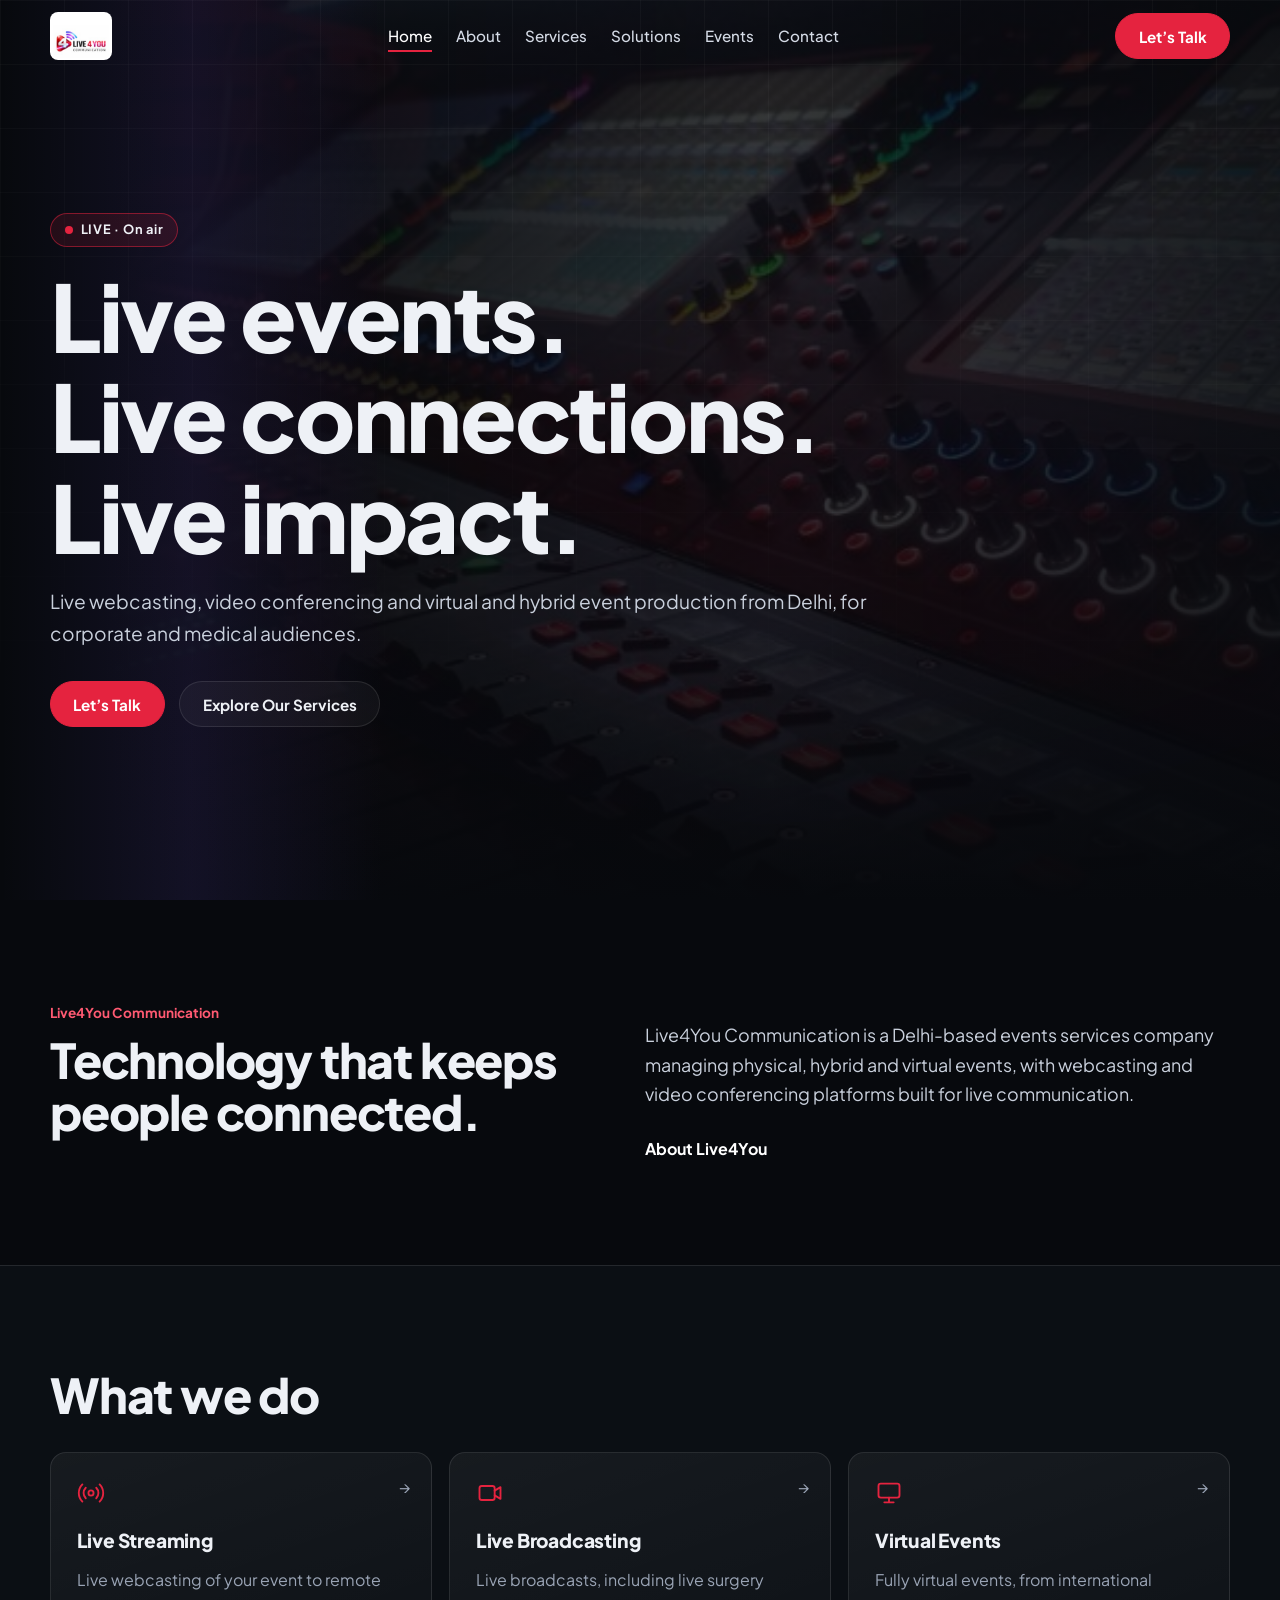
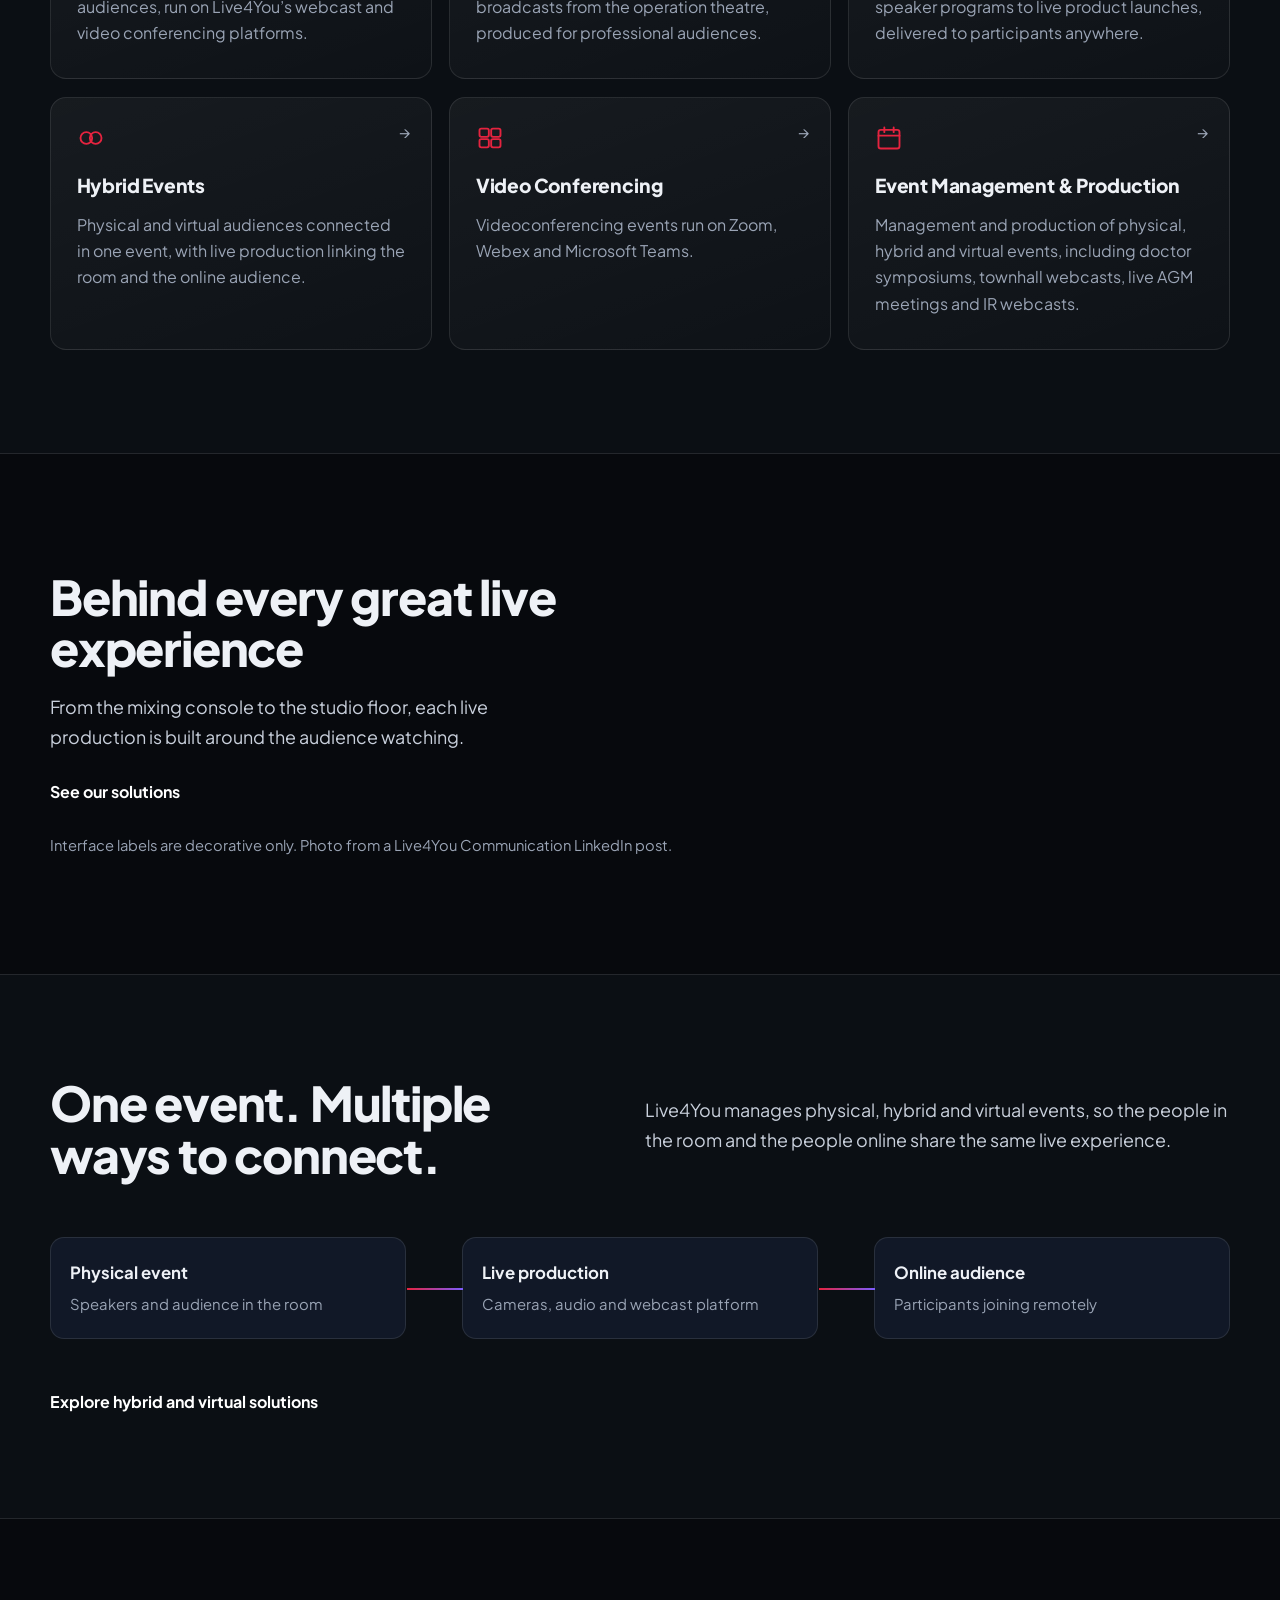
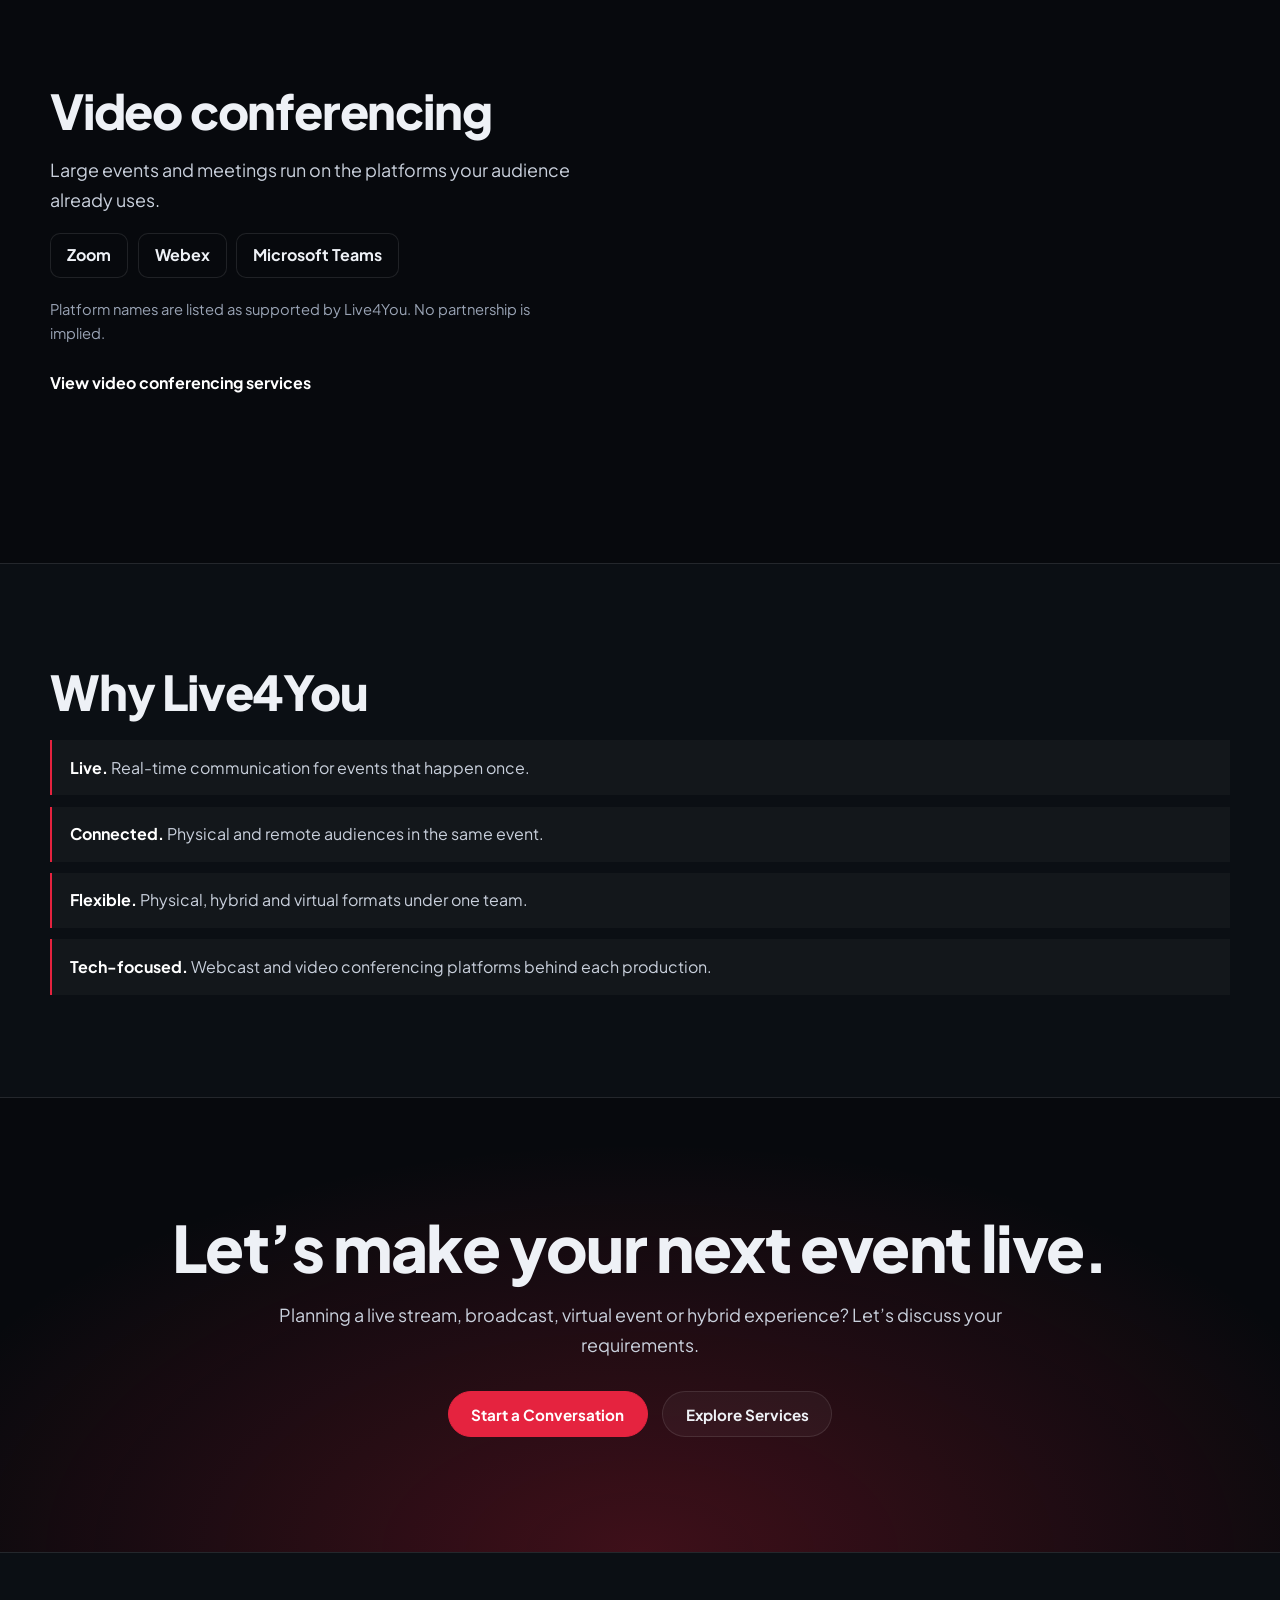
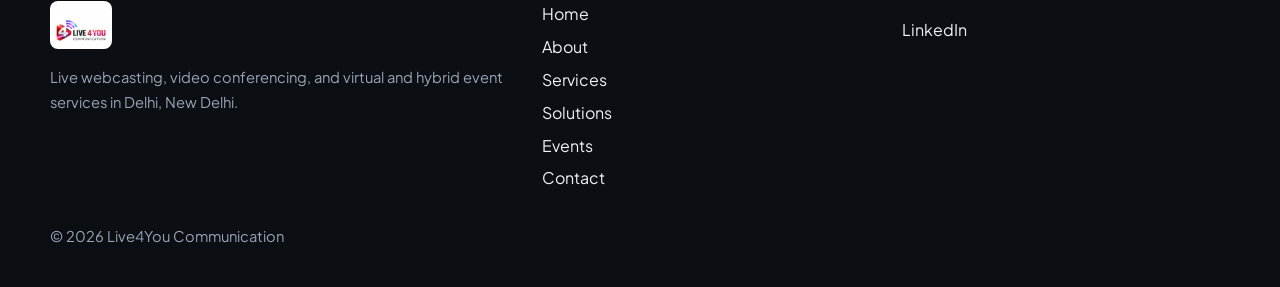
<file: index.html>
<!doctype html>
<html lang="en" class="nojs">
<head>
<meta charset="UTF-8">
<meta name="viewport" content="width=device-width, initial-scale=1">
<title>Live4You Communication | Live Streaming &amp; Broadcasting</title>
<meta name="description" content="Live4You Communication provides live streaming, live broadcasting, virtual and hybrid event solutions, and video conferencing services in Delhi, New Delhi.">
<meta property="og:title" content="Live4You Communication | Live Streaming &amp; Broadcasting">
<meta property="og:description" content="Live4You Communication provides live streaming, live broadcasting, virtual and hybrid event solutions, and video conferencing services in Delhi, New Delhi.">
<meta property="og:type" content="website">
<meta property="og:image" content="images/console.jpg">
<meta name="theme-color" content="#07090D">
<link rel="icon" href="images/logo.png">
<link rel="preconnect" href="https://fonts.googleapis.com">
<link rel="preconnect" href="https://fonts.gstatic.com" crossorigin>
<link href="https://fonts.googleapis.com/css2?family=Plus+Jakarta+Sans:wght@400;500;600;700;800&amp;display=swap" rel="stylesheet">
<link rel="stylesheet" href="css/style.css">
<script>document.documentElement.className='js'</script>
</head>
<body>
<a class="skip" href="#main">Skip to content</a>
<header class="hd"><nav class="wrap bar" aria-label="Main">
<a class="brand" href="index.html" aria-label="Live4You Communication home"><img src="images/logo.png" alt="Live4You Communication logo" width="64" height="48"></a>
<button class="burger" aria-expanded="false" aria-controls="menu"><span class="sr">Menu</span><b></b><b></b><b></b></button>
<ul id="menu">
<li><a href="index.html" aria-current="page">Home</a></li>
<li><a href="about.html">About</a></li>
<li><a href="services.html">Services</a></li>
<li><a href="solutions.html">Solutions</a></li>
<li><a href="events.html">Events</a></li>
<li><a href="contact.html">Contact</a></li>
<li class="mob"><a class="btn p" href="contact.html">Let’s Talk</a></li>
</ul>
<a class="btn p dsk" href="contact.html">Let’s Talk</a>
</nav></header>
<main id="main">
<section class="hero"><img class="bgimg" src="images/console.jpg" alt="" aria-hidden="true" width="917" height="412"><div class="grid" aria-hidden="true"></div><div class="sweep" aria-hidden="true"></div>
<div class="wrap hc"><span class="live"><i aria-hidden="true"></i>LIVE · On air</span>
<h1>Live events.<br>Live connections.<br>Live impact.</h1>
<p class="lead">Live webcasting, video conferencing and virtual and hybrid event production from Delhi, for corporate and medical audiences.</p>
<div class="cta"><a class="btn p" href="contact.html">Let’s Talk</a><a class="btn" href="services.html">Explore Our Services</a></div></div>
<svg class="waves" viewBox="0 0 400 400" aria-hidden="true"><circle cx="400" cy="400" r="60"/><circle cx="400" cy="400" r="110" style="animation-delay:.6s"/><circle cx="400" cy="400" r="160" style="animation-delay:1.2s"/><circle cx="400" cy="400" r="210" style="animation-delay:1.8s"/></svg></section>
<section class="sec"><div class="wrap two rv"><div><p class="lab">Live4You Communication</p><h2>Technology that keeps people connected.</h2></div>
<div><p class="lead">Live4You Communication is a Delhi-based events services company managing physical, hybrid and virtual events, with webcasting and video conferencing platforms built for live communication.</p><a class="more" href="about.html">About Live4You</a></div></div></section>
<section class="sec alt"><div class="wrap"><h2 class="rv">What we do</h2><div class="cards">
<a class="card rv" href="services.html"><span class="arr" aria-hidden="true">→</span><svg class="ic" viewBox="0 0 24 24" width="28" height="28" fill="none" stroke="currentColor" stroke-width="1.6" stroke-linecap="round" stroke-linejoin="round" aria-hidden="true"><circle cx="12" cy="12" r="2.2"/><path d="M7.5 7.5a6.4 6.4 0 0 0 0 9M16.5 7.5a6.4 6.4 0 0 1 0 9M4.6 4.6a10.5 10.5 0 0 0 0 14.8M19.4 4.6a10.5 10.5 0 0 1 0 14.8"/></svg><h3>Live Streaming</h3><p>Live webcasting of your event to remote audiences, run on Live4You’s webcast and video conferencing platforms.</p></a>
<a class="card rv" href="services.html"><span class="arr" aria-hidden="true">→</span><svg class="ic" viewBox="0 0 24 24" width="28" height="28" fill="none" stroke="currentColor" stroke-width="1.6" stroke-linecap="round" stroke-linejoin="round" aria-hidden="true"><rect x="3" y="6" width="13" height="12" rx="2"/><path d="m16 10 5-3v10l-5-3"/></svg><h3>Live Broadcasting</h3><p>Live broadcasts, including live surgery broadcasts from the operation theatre, produced for professional audiences.</p></a>
<a class="card rv" href="services.html"><span class="arr" aria-hidden="true">→</span><svg class="ic" viewBox="0 0 24 24" width="28" height="28" fill="none" stroke="currentColor" stroke-width="1.6" stroke-linecap="round" stroke-linejoin="round" aria-hidden="true"><rect x="3" y="4" width="18" height="12" rx="2"/><path d="M8 20h8M12 16v4"/></svg><h3>Virtual Events</h3><p>Fully virtual events, from international speaker programs to live product launches, delivered to participants anywhere.</p></a>
<a class="card rv" href="services.html"><span class="arr" aria-hidden="true">→</span><svg class="ic" viewBox="0 0 24 24" width="28" height="28" fill="none" stroke="currentColor" stroke-width="1.6" stroke-linecap="round" stroke-linejoin="round" aria-hidden="true"><circle cx="8" cy="12" r="5"/><circle cx="16" cy="12" r="5"/></svg><h3>Hybrid Events</h3><p>Physical and virtual audiences connected in one event, with live production linking the room and the online audience.</p></a>
<a class="card rv" href="services.html"><span class="arr" aria-hidden="true">→</span><svg class="ic" viewBox="0 0 24 24" width="28" height="28" fill="none" stroke="currentColor" stroke-width="1.6" stroke-linecap="round" stroke-linejoin="round" aria-hidden="true"><rect x="3" y="4" width="8" height="7" rx="1.5"/><rect x="13" y="4" width="8" height="7" rx="1.5"/><rect x="3" y="13" width="8" height="7" rx="1.5"/><rect x="13" y="13" width="8" height="7" rx="1.5"/></svg><h3>Video Conferencing</h3><p>Videoconferencing events run on Zoom, Webex and Microsoft Teams.</p></a>
<a class="card rv" href="services.html"><span class="arr" aria-hidden="true">→</span><svg class="ic" viewBox="0 0 24 24" width="28" height="28" fill="none" stroke="currentColor" stroke-width="1.6" stroke-linecap="round" stroke-linejoin="round" aria-hidden="true"><rect x="3" y="5" width="18" height="16" rx="2"/><path d="M3 10h18M8 3v4M16 3v4"/></svg><h3>Event Management & Production</h3><p>Management and production of physical, hybrid and virtual events, including doctor symposiums, townhall webcasts, live AGM meetings and IR webcasts.</p></a>
</div></div></section>
<section class="sec"><div class="wrap two mid"><div class="rv"><h2>Behind every great live experience</h2><p class="lead">From the mixing console to the studio floor, each live production is built around the audience watching.</p><a class="more" href="solutions.html">See our solutions</a></div><div class="shot rv "><img src="images/console.jpg" alt="Audio mixing console with illuminated faders used for live production" width="917" height="412" loading="lazy"><div class="ov" aria-hidden="true"><span class="live"><i aria-hidden="true"></i>LIVE</span><span class="tag">Signal active</span><span class="tag">Streaming</span><span class="tag">Online</span></div></div></div><p class="wrap muted" style="margin-top:.8rem">Interface labels are decorative only. Photo from a Live4You Communication LinkedIn post.</p></section>
<section class="sec alt"><div class="wrap"><div class="two rv"><h2>One event. Multiple ways to connect.</h2><p class="lead">Live4You manages physical, hybrid and virtual events, so the people in the room and the people online share the same live experience.</p></div>
<ol class="flow rv" aria-label="Hybrid event flow"><li><b>Physical event</b><span>Speakers and audience in the room</span></li><li><b>Live production</b><span>Cameras, audio and webcast platform</span></li><li><b>Online audience</b><span>Participants joining remotely</span></li></ol>
<a class="more" href="solutions.html">Explore hybrid and virtual solutions</a></div></section>
<section class="sec"><div class="wrap two mid"><div class="rv"><h2>Video conferencing</h2><p class="lead">Large events and meetings run on the platforms your audience already uses.</p>
<ul class="chips"><li>Zoom</li><li>Webex</li><li>Microsoft Teams</li></ul><p class="muted">Platform names are listed as supported by Live4You. No partnership is implied.</p><a class="more" href="services.html">View video conferencing services</a></div>
<div class="shot rv "><img src="images/studio.jpg" alt="Presenter in a studio with softbox lighting, cameras and a green screen" width="917" height="688" loading="lazy"><div class="ov" aria-hidden="true"><span class="tag">Studio</span></div></div></div></section>
<section class="sec alt"><div class="wrap"><h2 class="rv">Why Live4You</h2><ul class="vals rv"><li><b>Live.</b> Real-time communication for events that happen once.</li><li><b>Connected.</b> Physical and remote audiences in the same event.</li><li><b>Flexible.</b> Physical, hybrid and virtual formats under one team.</li><li><b>Tech-focused.</b> Webcast and video conferencing platforms behind each production.</li></ul></div></section>
<section class="cta-s"><div class="wrap rv"><h2>Let’s make your next event live.</h2><p class="lead">Planning a live stream, broadcast, virtual event or hybrid experience? Let’s discuss your requirements.</p>
<div class="cta c"><a class="btn p" href="contact.html">Start a Conversation</a><a class="btn" href="services.html">Explore Services</a></div></div></section>
</main>
<footer class="ft"><div class="wrap fg">
<div><img src="images/logo.png" alt="Live4You Communication logo" width="64" height="48" loading="lazy"><p class="muted">Live webcasting, video conferencing, and virtual and hybrid event services in Delhi, New Delhi.</p></div>
<nav aria-label="Footer"><ul>
<li><a href="index.html">Home</a></li>
<li><a href="about.html">About</a></li>
<li><a href="services.html">Services</a></li>
<li><a href="solutions.html">Solutions</a></li>
<li><a href="events.html">Events</a></li>
<li><a href="contact.html">Contact</a></li>
</ul></nav>
<div><p><a href="https://www.linkedin.com/company/live4you-communication/" target="_blank" rel="noopener noreferrer">LinkedIn<span class="sr"> (opens in a new tab)</span></a></p></div>
</div><p class="wrap muted cp">© <span id="yr">2026</span> Live4You Communication</p></footer>
<script src="js/script.js"></script>
</body>
</html>
</file>
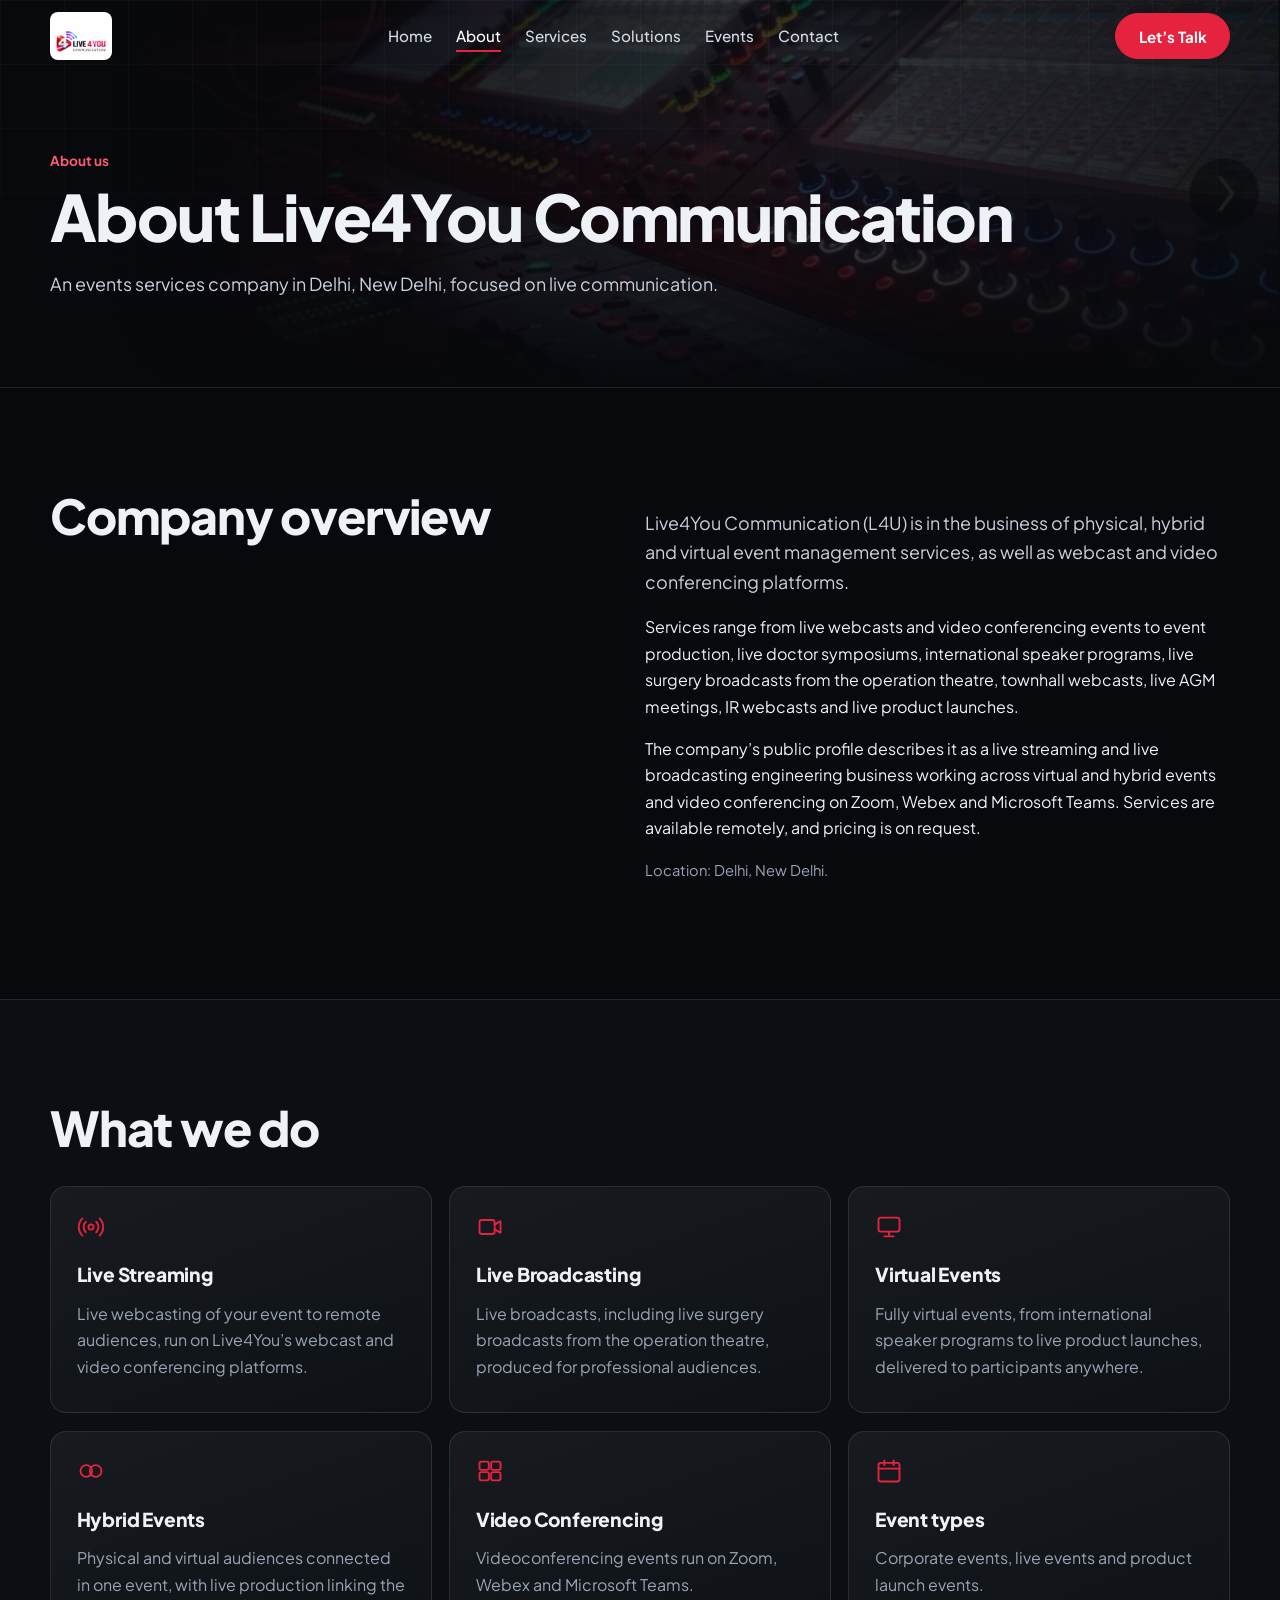
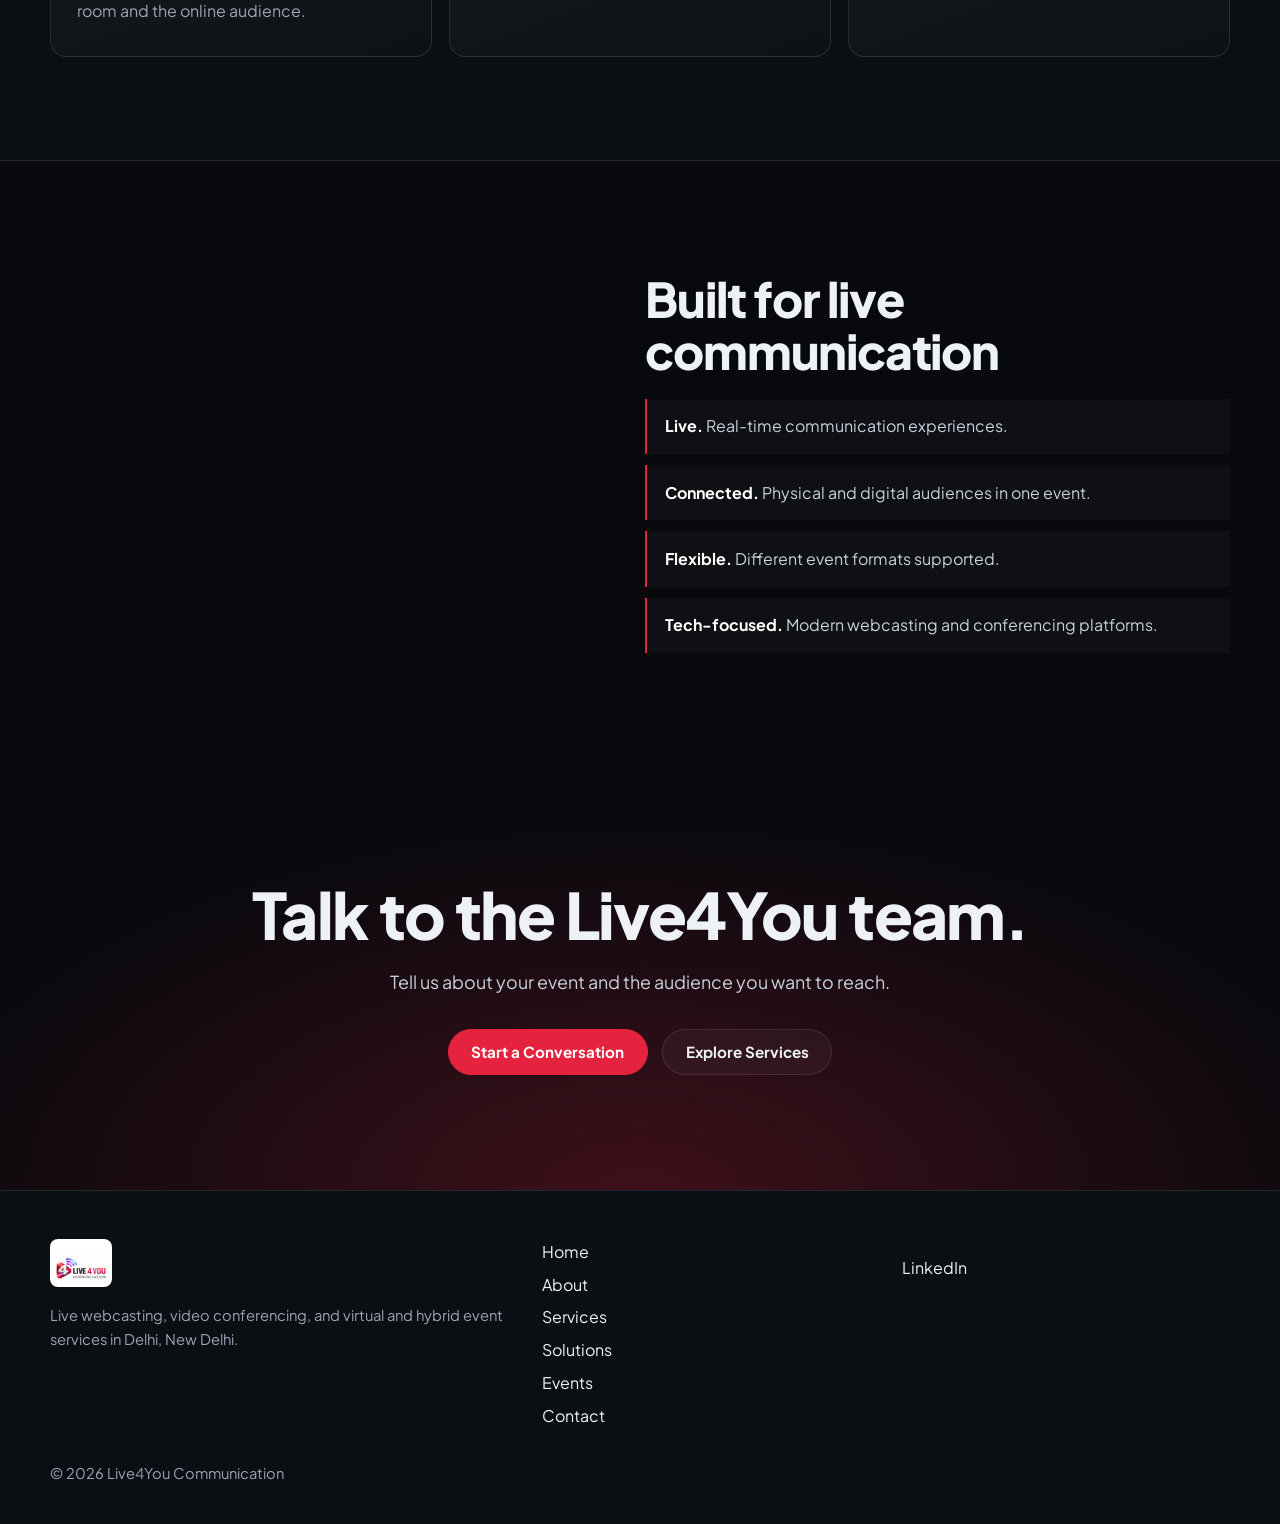
<file: about.html>
<!doctype html>
<html lang="en" class="nojs">
<head>
<meta charset="UTF-8">
<meta name="viewport" content="width=device-width, initial-scale=1">
<title>About Live4You Communication</title>
<meta name="description" content="Live4You Communication is an events services company in Delhi, New Delhi, managing physical, hybrid and virtual events with live streaming and video conferencing platforms.">
<meta property="og:title" content="About Live4You Communication">
<meta property="og:description" content="Live4You Communication is an events services company in Delhi, New Delhi, managing physical, hybrid and virtual events with live streaming and video conferencing platforms.">
<meta property="og:type" content="website">
<meta property="og:image" content="images/console.jpg">
<meta name="theme-color" content="#07090D">
<link rel="icon" href="images/logo.png">
<link rel="preconnect" href="https://fonts.googleapis.com">
<link rel="preconnect" href="https://fonts.gstatic.com" crossorigin>
<link href="https://fonts.googleapis.com/css2?family=Plus+Jakarta+Sans:wght@400;500;600;700;800&amp;display=swap" rel="stylesheet">
<link rel="stylesheet" href="css/style.css">
<script>document.documentElement.className='js'</script>
</head>
<body>
<a class="skip" href="#main">Skip to content</a>
<header class="hd"><nav class="wrap bar" aria-label="Main">
<a class="brand" href="index.html" aria-label="Live4You Communication home"><img src="images/logo.png" alt="Live4You Communication logo" width="64" height="48"></a>
<button class="burger" aria-expanded="false" aria-controls="menu"><span class="sr">Menu</span><b></b><b></b><b></b></button>
<ul id="menu">
<li><a href="index.html">Home</a></li>
<li><a href="about.html" aria-current="page">About</a></li>
<li><a href="services.html">Services</a></li>
<li><a href="solutions.html">Solutions</a></li>
<li><a href="events.html">Events</a></li>
<li><a href="contact.html">Contact</a></li>
<li class="mob"><a class="btn p" href="contact.html">Let’s Talk</a></li>
</ul>
<a class="btn p dsk" href="contact.html">Let’s Talk</a>
</nav></header>
<main id="main">
<section class="ph"><img class="bgimg" src="images/console.jpg" alt="" aria-hidden="true" width="917" height="412"><div class="grid" aria-hidden="true"></div>
<div class="wrap"><p class="lab">About us</p><h1>About Live4You Communication</h1><p class="lead">An events services company in Delhi, New Delhi, focused on live communication.</p></div></section>
<section class="sec"><div class="wrap two"><div class="rv"><h2>Company overview</h2></div><div class="rv"><p class="lead">Live4You Communication (L4U) is in the business of physical, hybrid and virtual event management services, as well as webcast and video conferencing platforms.</p>
<p>Services range from live webcasts and video conferencing events to event production, live doctor symposiums, international speaker programs, live surgery broadcasts from the operation theatre, townhall webcasts, live AGM meetings, IR webcasts and live product launches.</p>
<p>The company’s public profile describes it as a live streaming and live broadcasting engineering business working across virtual and hybrid events and video conferencing on Zoom, Webex and Microsoft Teams. Services are available remotely, and pricing is on request.</p>
<p class="muted">Location: Delhi, New Delhi.</p></div></div></section>
<section class="sec alt"><div class="wrap"><h2 class="rv">What we do</h2><div class="cards">
<article class="card rv"><svg class="ic" viewBox="0 0 24 24" width="28" height="28" fill="none" stroke="currentColor" stroke-width="1.6" stroke-linecap="round" stroke-linejoin="round" aria-hidden="true"><circle cx="12" cy="12" r="2.2"/><path d="M7.5 7.5a6.4 6.4 0 0 0 0 9M16.5 7.5a6.4 6.4 0 0 1 0 9M4.6 4.6a10.5 10.5 0 0 0 0 14.8M19.4 4.6a10.5 10.5 0 0 1 0 14.8"/></svg><h3>Live Streaming</h3><p>Live webcasting of your event to remote audiences, run on Live4You’s webcast and video conferencing platforms.</p></article>
<article class="card rv"><svg class="ic" viewBox="0 0 24 24" width="28" height="28" fill="none" stroke="currentColor" stroke-width="1.6" stroke-linecap="round" stroke-linejoin="round" aria-hidden="true"><rect x="3" y="6" width="13" height="12" rx="2"/><path d="m16 10 5-3v10l-5-3"/></svg><h3>Live Broadcasting</h3><p>Live broadcasts, including live surgery broadcasts from the operation theatre, produced for professional audiences.</p></article>
<article class="card rv"><svg class="ic" viewBox="0 0 24 24" width="28" height="28" fill="none" stroke="currentColor" stroke-width="1.6" stroke-linecap="round" stroke-linejoin="round" aria-hidden="true"><rect x="3" y="4" width="18" height="12" rx="2"/><path d="M8 20h8M12 16v4"/></svg><h3>Virtual Events</h3><p>Fully virtual events, from international speaker programs to live product launches, delivered to participants anywhere.</p></article>
<article class="card rv"><svg class="ic" viewBox="0 0 24 24" width="28" height="28" fill="none" stroke="currentColor" stroke-width="1.6" stroke-linecap="round" stroke-linejoin="round" aria-hidden="true"><circle cx="8" cy="12" r="5"/><circle cx="16" cy="12" r="5"/></svg><h3>Hybrid Events</h3><p>Physical and virtual audiences connected in one event, with live production linking the room and the online audience.</p></article>
<article class="card rv"><svg class="ic" viewBox="0 0 24 24" width="28" height="28" fill="none" stroke="currentColor" stroke-width="1.6" stroke-linecap="round" stroke-linejoin="round" aria-hidden="true"><rect x="3" y="4" width="8" height="7" rx="1.5"/><rect x="13" y="4" width="8" height="7" rx="1.5"/><rect x="3" y="13" width="8" height="7" rx="1.5"/><rect x="13" y="13" width="8" height="7" rx="1.5"/></svg><h3>Video Conferencing</h3><p>Videoconferencing events run on Zoom, Webex and Microsoft Teams.</p></article>
<article class="card rv"><svg class="ic" viewBox="0 0 24 24" width="28" height="28" fill="none" stroke="currentColor" stroke-width="1.6" stroke-linecap="round" stroke-linejoin="round" aria-hidden="true"><rect x="3" y="5" width="18" height="16" rx="2"/><path d="M3 10h18M8 3v4M16 3v4"/></svg><h3>Event types</h3><p>Corporate events, live events and product launch events.</p></article>
</div></div></section>
<section class="sec"><div class="wrap two mid"><div class="shot rv "><img src="images/studio.jpg" alt="Presenter in a studio with softbox lighting, cameras and a green screen" width="917" height="688" loading="lazy"><div class="ov" aria-hidden="true"><span class="tag">Studio</span></div></div><div class="rv"><h2>Built for live communication</h2><ul class="vals"><li><b>Live.</b> Real-time communication experiences.</li><li><b>Connected.</b> Physical and digital audiences in one event.</li><li><b>Flexible.</b> Different event formats supported.</li><li><b>Tech-focused.</b> Modern webcasting and conferencing platforms.</li></ul></div></div></section>
<section class="cta-s"><div class="wrap rv"><h2>Talk to the Live4You team.</h2><p class="lead">Tell us about your event and the audience you want to reach.</p>
<div class="cta c"><a class="btn p" href="contact.html">Start a Conversation</a><a class="btn" href="services.html">Explore Services</a></div></div></section>
</main>
<footer class="ft"><div class="wrap fg">
<div><img src="images/logo.png" alt="Live4You Communication logo" width="64" height="48" loading="lazy"><p class="muted">Live webcasting, video conferencing, and virtual and hybrid event services in Delhi, New Delhi.</p></div>
<nav aria-label="Footer"><ul>
<li><a href="index.html">Home</a></li>
<li><a href="about.html">About</a></li>
<li><a href="services.html">Services</a></li>
<li><a href="solutions.html">Solutions</a></li>
<li><a href="events.html">Events</a></li>
<li><a href="contact.html">Contact</a></li>
</ul></nav>
<div><p><a href="https://www.linkedin.com/company/live4you-communication/" target="_blank" rel="noopener noreferrer">LinkedIn<span class="sr"> (opens in a new tab)</span></a></p></div>
</div><p class="wrap muted cp">© <span id="yr">2026</span> Live4You Communication</p></footer>
<script src="js/script.js"></script>
</body>
</html>
</file>
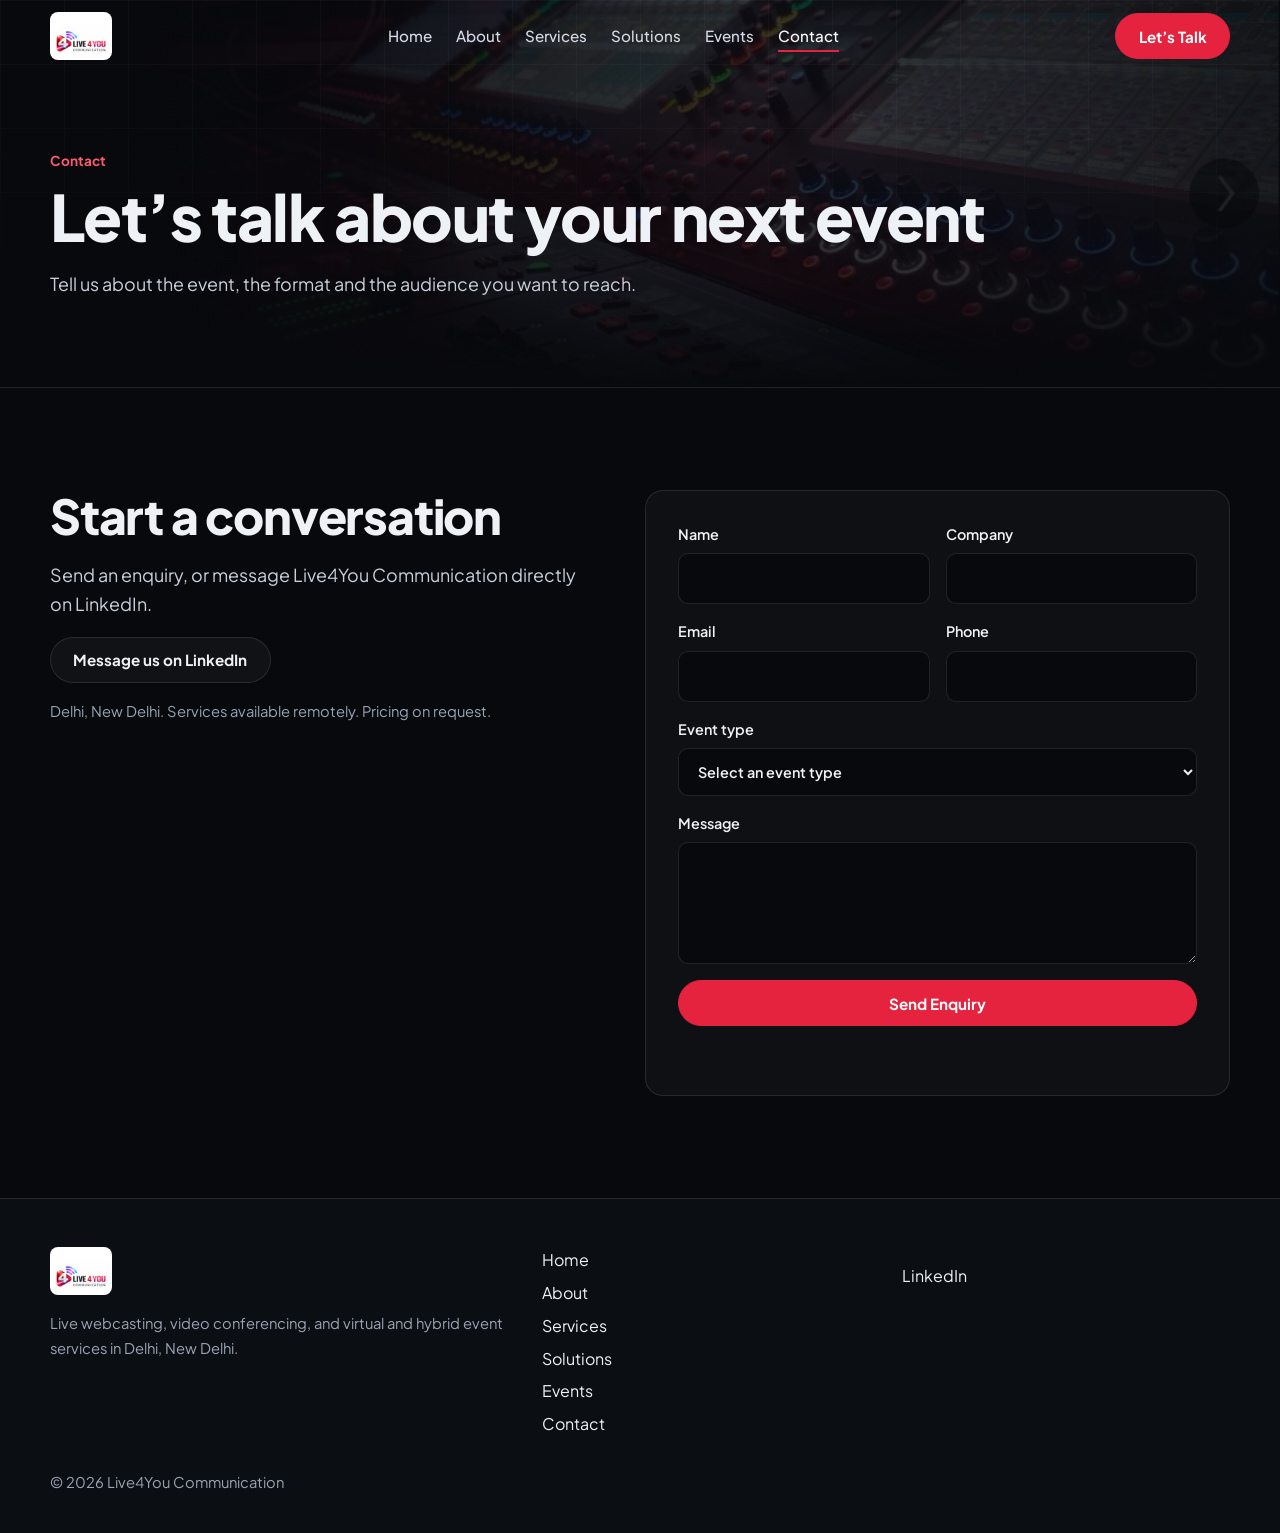
<file: contact.html>
<!doctype html>
<html lang="en" class="nojs">
<head>
<meta charset="UTF-8">
<meta name="viewport" content="width=device-width, initial-scale=1">
<title>Contact Live4You Communication</title>
<meta name="description" content="Contact Live4You Communication in Delhi about live streaming, live broadcasting, virtual events, hybrid events and video conferencing.">
<meta property="og:title" content="Contact Live4You Communication">
<meta property="og:description" content="Contact Live4You Communication in Delhi about live streaming, live broadcasting, virtual events, hybrid events and video conferencing.">
<meta property="og:type" content="website">
<meta property="og:image" content="images/console.jpg">
<meta name="theme-color" content="#07090D">
<link rel="icon" href="images/logo.png">
<link rel="preconnect" href="https://fonts.googleapis.com">
<link rel="preconnect" href="https://fonts.gstatic.com" crossorigin>
<link href="https://fonts.googleapis.com/css2?family=Plus+Jakarta+Sans:wght@400;500;600;700;800&amp;display=swap" rel="stylesheet">
<link rel="stylesheet" href="css/style.css">
<script>document.documentElement.className='js'</script>
</head>
<body>
<a class="skip" href="#main">Skip to content</a>
<header class="hd"><nav class="wrap bar" aria-label="Main">
<a class="brand" href="index.html" aria-label="Live4You Communication home"><img src="images/logo.png" alt="Live4You Communication logo" width="64" height="48"></a>
<button class="burger" aria-expanded="false" aria-controls="menu"><span class="sr">Menu</span><b></b><b></b><b></b></button>
<ul id="menu">
<li><a href="index.html">Home</a></li>
<li><a href="about.html">About</a></li>
<li><a href="services.html">Services</a></li>
<li><a href="solutions.html">Solutions</a></li>
<li><a href="events.html">Events</a></li>
<li><a href="contact.html" aria-current="page">Contact</a></li>
<li class="mob"><a class="btn p" href="contact.html">Let’s Talk</a></li>
</ul>
<a class="btn p dsk" href="contact.html">Let’s Talk</a>
</nav></header>
<main id="main">
<section class="ph"><img class="bgimg" src="images/console.jpg" alt="" aria-hidden="true" width="917" height="412"><div class="grid" aria-hidden="true"></div>
<div class="wrap"><p class="lab">Contact</p><h1>Let’s talk about your next event</h1><p class="lead">Tell us about the event, the format and the audience you want to reach.</p></div></section>
<section class="sec"><div class="wrap two"><div class="rv"><h2>Start a conversation</h2><p class="lead">Send an enquiry, or message Live4You Communication directly on LinkedIn.</p>
<p><a class="btn" href="https://www.linkedin.com/company/live4you-communication/" target="_blank" rel="noopener noreferrer">Message us on LinkedIn<span class="sr"> (opens in a new tab)</span></a></p>
<p class="muted">Delhi, New Delhi. Services available remotely. Pricing on request.</p></div>
<form id="enquiry" class="form rv" data-endpoint="" novalidate>
<label>Name<input name="name" autocomplete="name" required></label>
<label>Company<input name="company" autocomplete="organization"></label>
<label>Email<input name="email" type="email" autocomplete="email" required></label>
<label>Phone<input name="phone" type="tel" autocomplete="tel"></label>
<label class="full">Event type<select name="eventType" required><option value="" disabled selected>Select an event type</option><option>Live Streaming</option><option>Live Broadcasting</option><option>Virtual Event</option><option>Hybrid Event</option><option>Video Conferencing</option><option>Other</option></select></label>
<label class="full">Message<textarea name="message" rows="4" required></textarea></label>
<button class="btn p full" type="submit">Send Enquiry</button>
<p class="st" role="status" aria-live="polite"></p></form></div></section>
</main>
<footer class="ft"><div class="wrap fg">
<div><img src="images/logo.png" alt="Live4You Communication logo" width="64" height="48" loading="lazy"><p class="muted">Live webcasting, video conferencing, and virtual and hybrid event services in Delhi, New Delhi.</p></div>
<nav aria-label="Footer"><ul>
<li><a href="index.html">Home</a></li>
<li><a href="about.html">About</a></li>
<li><a href="services.html">Services</a></li>
<li><a href="solutions.html">Solutions</a></li>
<li><a href="events.html">Events</a></li>
<li><a href="contact.html">Contact</a></li>
</ul></nav>
<div><p><a href="https://www.linkedin.com/company/live4you-communication/" target="_blank" rel="noopener noreferrer">LinkedIn<span class="sr"> (opens in a new tab)</span></a></p></div>
</div><p class="wrap muted cp">© <span id="yr">2026</span> Live4You Communication</p></footer>
<script src="js/script.js"></script>
</body>
</html>
</file>
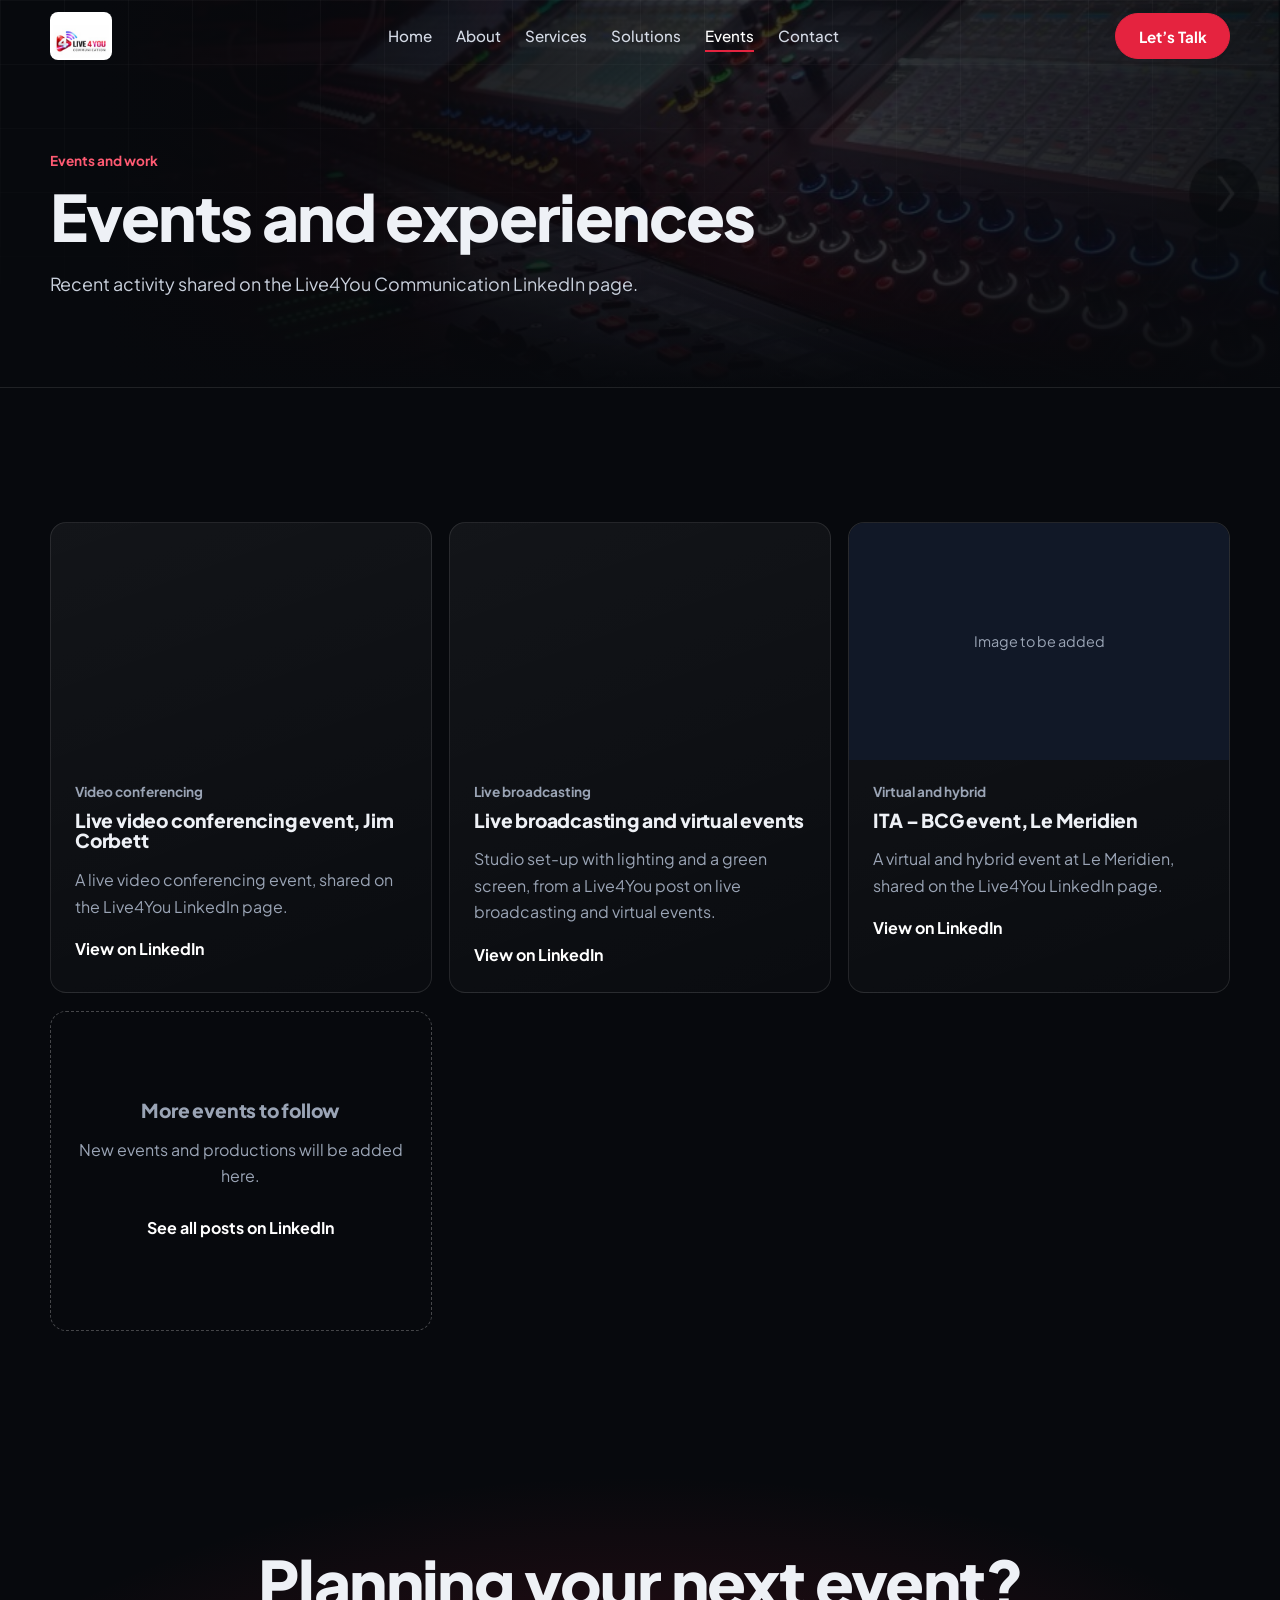
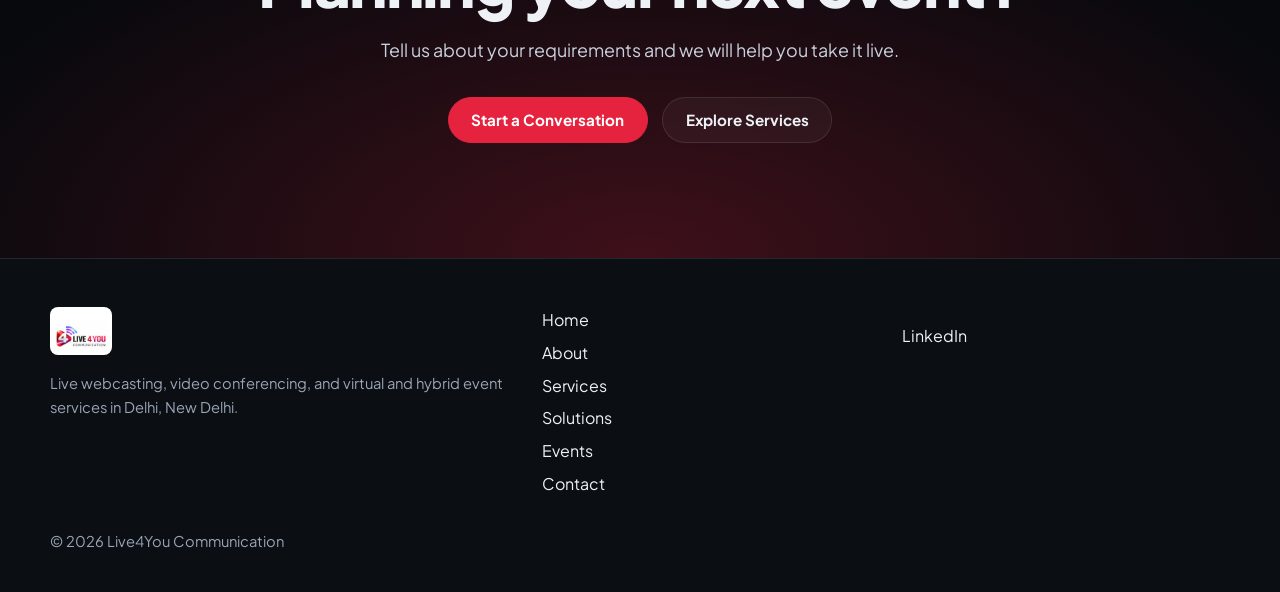
<file: events.html>
<!doctype html>
<html lang="en" class="nojs">
<head>
<meta charset="UTF-8">
<meta name="viewport" content="width=device-width, initial-scale=1">
<title>Events &amp; Experiences | Live4You Communication</title>
<meta name="description" content="Events and live productions shared by Live4You Communication, including video conferencing, live broadcasting and virtual and hybrid events.">
<meta property="og:title" content="Events &amp; Experiences | Live4You Communication">
<meta property="og:description" content="Events and live productions shared by Live4You Communication, including video conferencing, live broadcasting and virtual and hybrid events.">
<meta property="og:type" content="website">
<meta property="og:image" content="images/console.jpg">
<meta name="theme-color" content="#07090D">
<link rel="icon" href="images/logo.png">
<link rel="preconnect" href="https://fonts.googleapis.com">
<link rel="preconnect" href="https://fonts.gstatic.com" crossorigin>
<link href="https://fonts.googleapis.com/css2?family=Plus+Jakarta+Sans:wght@400;500;600;700;800&amp;display=swap" rel="stylesheet">
<link rel="stylesheet" href="css/style.css">
<script>document.documentElement.className='js'</script>
</head>
<body>
<a class="skip" href="#main">Skip to content</a>
<header class="hd"><nav class="wrap bar" aria-label="Main">
<a class="brand" href="index.html" aria-label="Live4You Communication home"><img src="images/logo.png" alt="Live4You Communication logo" width="64" height="48"></a>
<button class="burger" aria-expanded="false" aria-controls="menu"><span class="sr">Menu</span><b></b><b></b><b></b></button>
<ul id="menu">
<li><a href="index.html">Home</a></li>
<li><a href="about.html">About</a></li>
<li><a href="services.html">Services</a></li>
<li><a href="solutions.html">Solutions</a></li>
<li><a href="events.html" aria-current="page">Events</a></li>
<li><a href="contact.html">Contact</a></li>
<li class="mob"><a class="btn p" href="contact.html">Let’s Talk</a></li>
</ul>
<a class="btn p dsk" href="contact.html">Let’s Talk</a>
</nav></header>
<main id="main">
<section class="ph"><img class="bgimg" src="images/console.jpg" alt="" aria-hidden="true" width="917" height="412"><div class="grid" aria-hidden="true"></div>
<div class="wrap"><p class="lab">Events and work</p><h1>Events and experiences</h1><p class="lead">Recent activity shared on the Live4You Communication LinkedIn page.</p></div></section>
<section class="sec"><div class="wrap"><div class="cards ev">
<article class="card rv"><div class="shot rv "><img src="images/console.jpg" alt="Audio mixing console with illuminated faders used for live production" width="917" height="412" loading="lazy"></div><div class="body"><p class="lab">Video conferencing</p><h3>Live video conferencing event, Jim Corbett</h3><p>A live video conferencing event, shared on the Live4You LinkedIn page.</p><a class="more" href="https://www.linkedin.com/company/live4you-communication/posts/?feedView=all" target="_blank" rel="noopener noreferrer">View on LinkedIn<span class="sr"> (opens in a new tab)</span></a></div></article>
<article class="card rv"><div class="shot rv "><img src="images/studio.jpg" alt="Presenter in a studio with softbox lighting, cameras and a green screen" width="917" height="688" loading="lazy"></div><div class="body"><p class="lab">Live broadcasting</p><h3>Live broadcasting and virtual events</h3><p>Studio set-up with lighting and a green screen, from a Live4You post on live broadcasting and virtual events.</p><a class="more" href="https://www.linkedin.com/company/live4you-communication/posts/?feedView=all" target="_blank" rel="noopener noreferrer">View on LinkedIn<span class="sr"> (opens in a new tab)</span></a></div></article>
<article class="card rv"><div class="imgph">Image to be added</div><div class="body"><p class="lab">Virtual and hybrid</p><h3>ITA – BCG event, Le Meridien</h3><p>A virtual and hybrid event at Le Meridien, shared on the Live4You LinkedIn page.</p><a class="more" href="https://www.linkedin.com/company/live4you-communication/posts/?feedView=all" target="_blank" rel="noopener noreferrer">View on LinkedIn<span class="sr"> (opens in a new tab)</span></a></div></article>
<div class="slot rv"><div><h3>More events to follow</h3><p>New events and productions will be added here.</p><a class="more" href="https://www.linkedin.com/company/live4you-communication/posts/?feedView=all" target="_blank" rel="noopener noreferrer">See all posts on LinkedIn<span class="sr"> (opens in a new tab)</span></a></div></div>
</div></div></section>
<section class="cta-s"><div class="wrap rv"><h2>Planning your next event?</h2><p class="lead">Tell us about your requirements and we will help you take it live.</p>
<div class="cta c"><a class="btn p" href="contact.html">Start a Conversation</a><a class="btn" href="services.html">Explore Services</a></div></div></section>
</main>
<footer class="ft"><div class="wrap fg">
<div><img src="images/logo.png" alt="Live4You Communication logo" width="64" height="48" loading="lazy"><p class="muted">Live webcasting, video conferencing, and virtual and hybrid event services in Delhi, New Delhi.</p></div>
<nav aria-label="Footer"><ul>
<li><a href="index.html">Home</a></li>
<li><a href="about.html">About</a></li>
<li><a href="services.html">Services</a></li>
<li><a href="solutions.html">Solutions</a></li>
<li><a href="events.html">Events</a></li>
<li><a href="contact.html">Contact</a></li>
</ul></nav>
<div><p><a href="https://www.linkedin.com/company/live4you-communication/" target="_blank" rel="noopener noreferrer">LinkedIn<span class="sr"> (opens in a new tab)</span></a></p></div>
</div><p class="wrap muted cp">© <span id="yr">2026</span> Live4You Communication</p></footer>
<script src="js/script.js"></script>
</body>
</html>
</file>
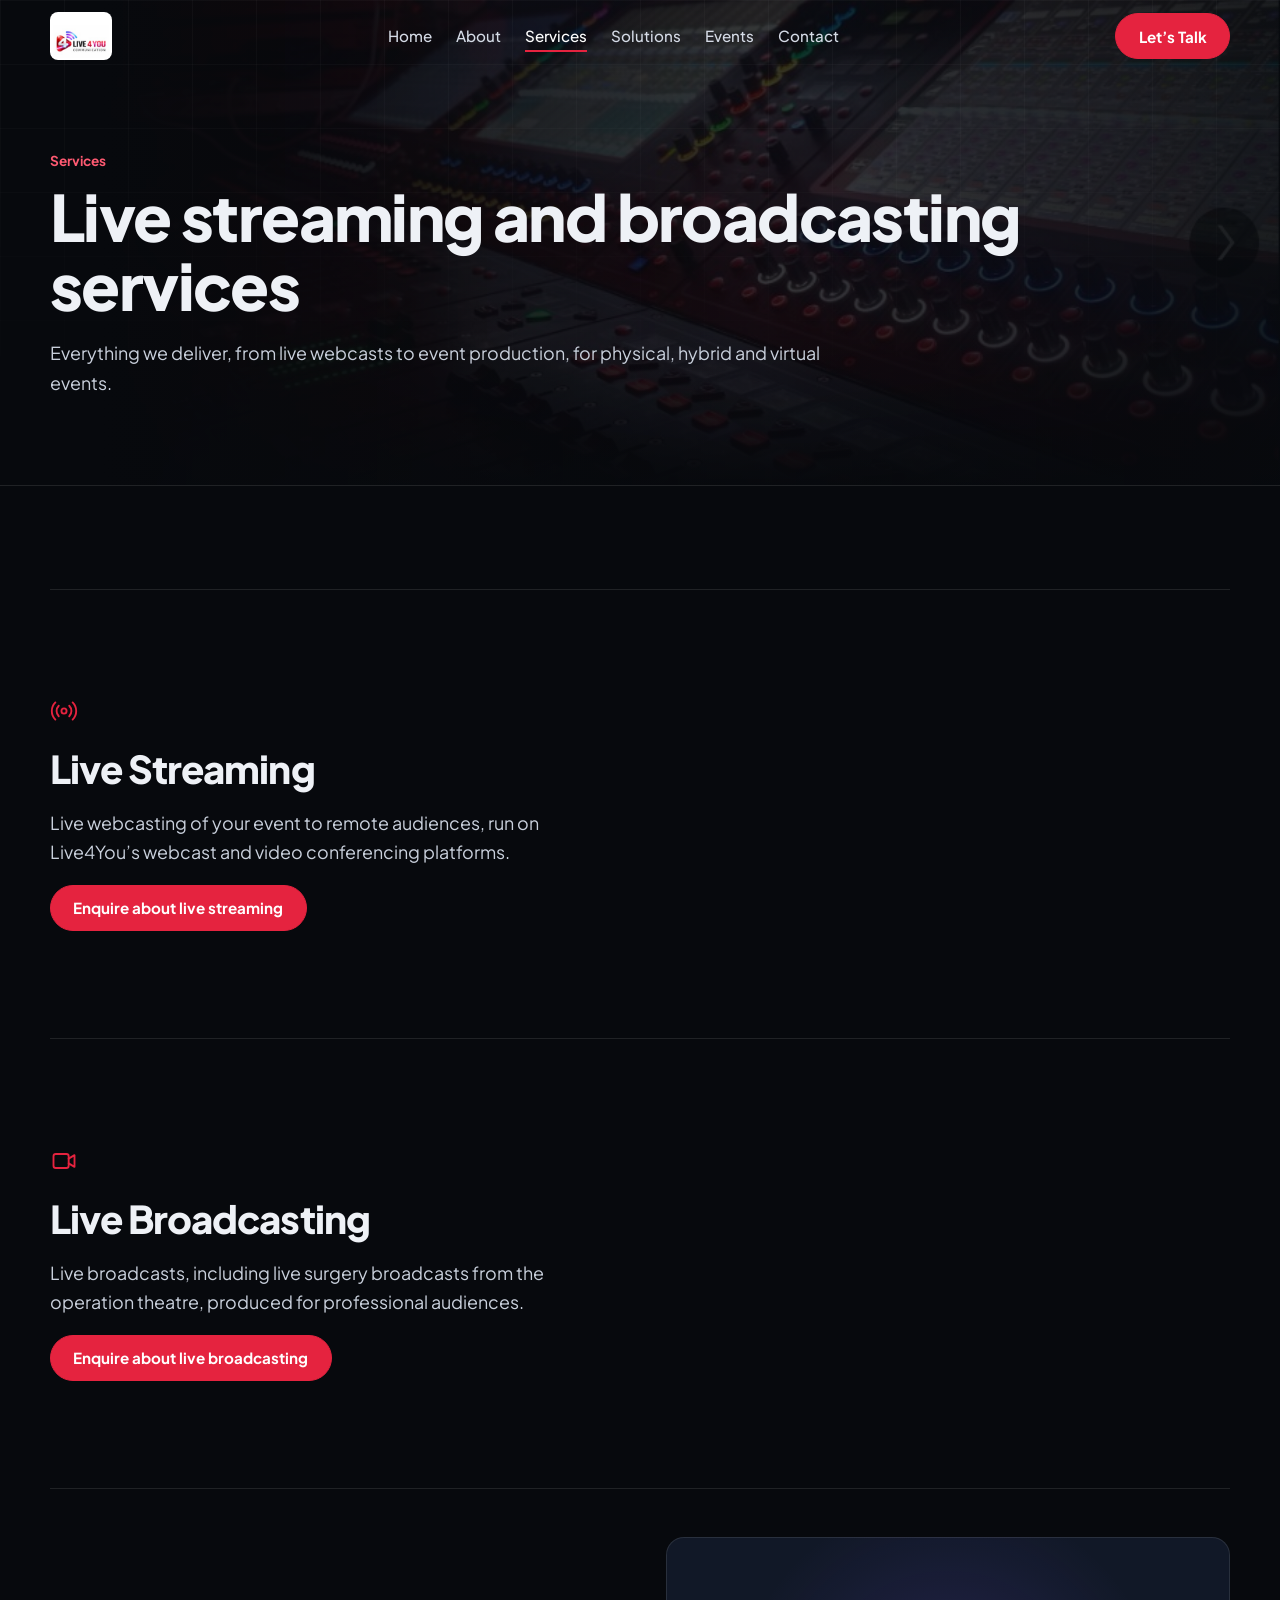
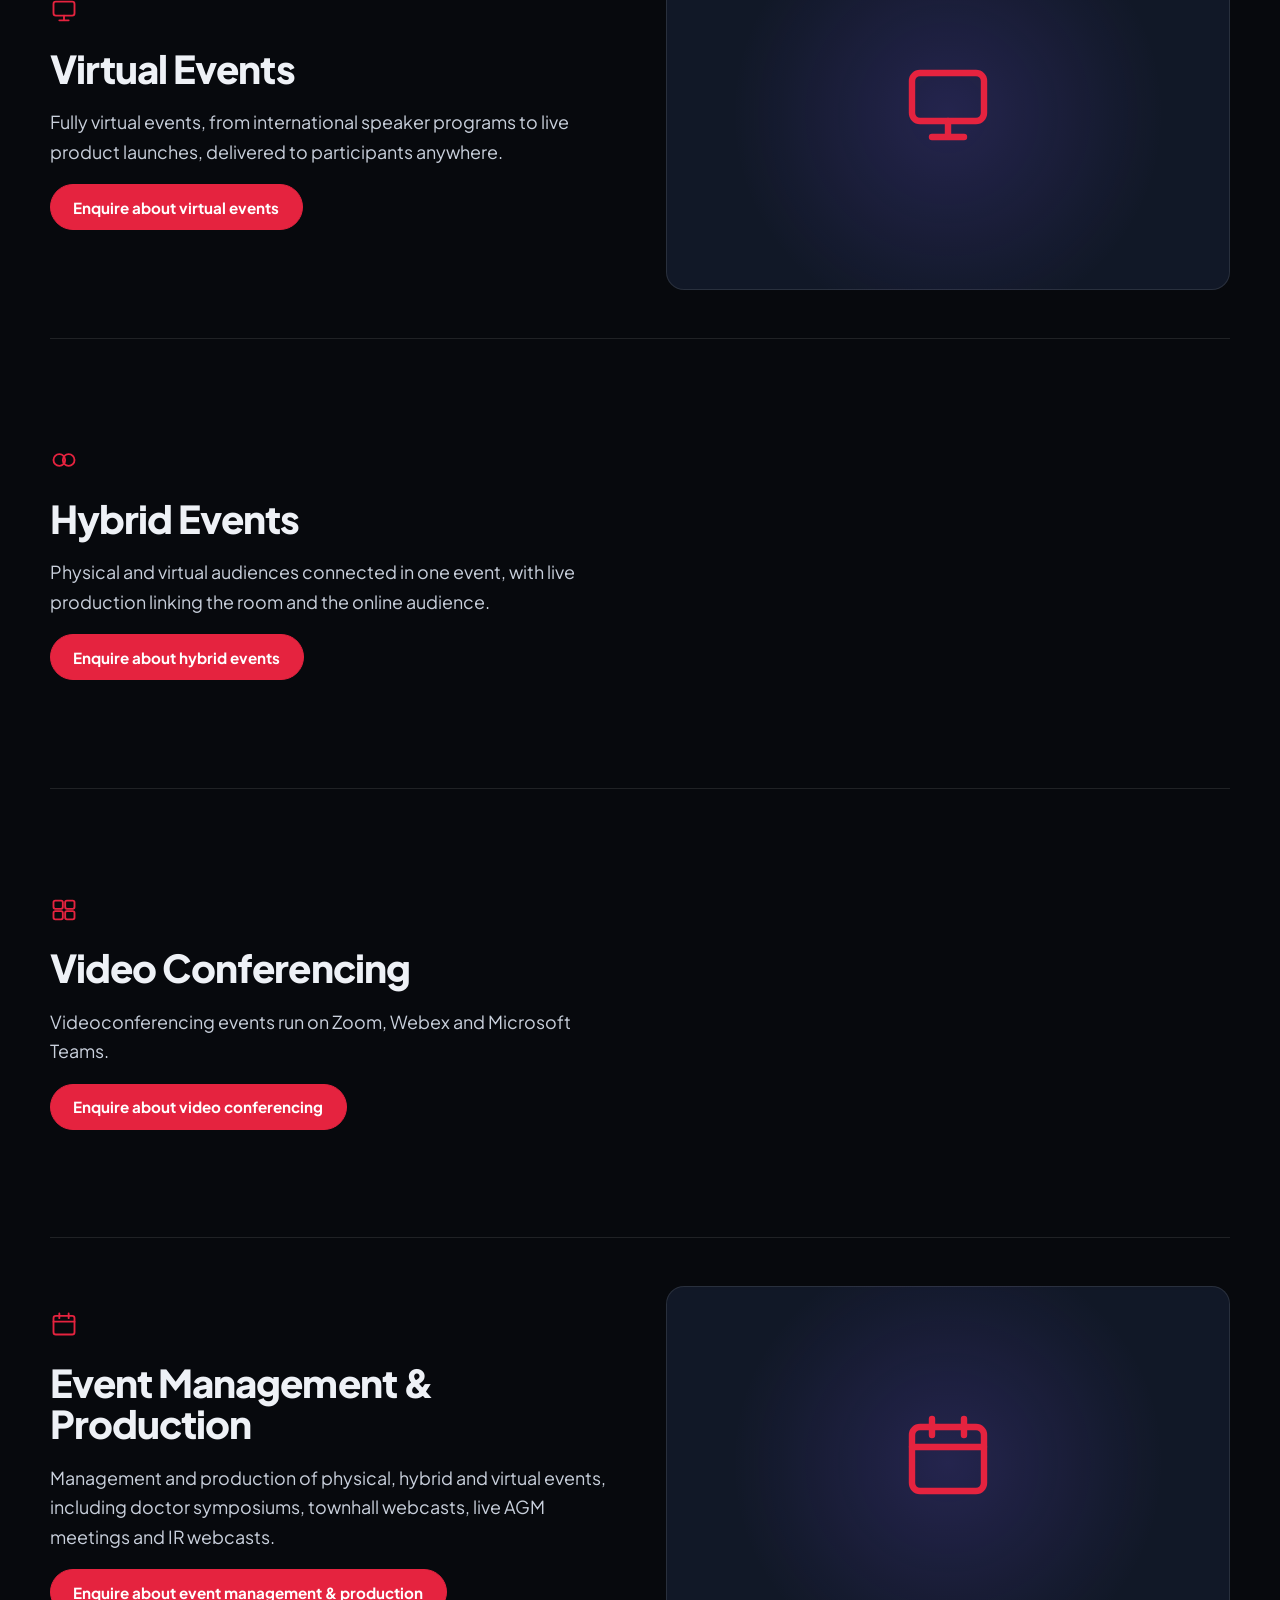
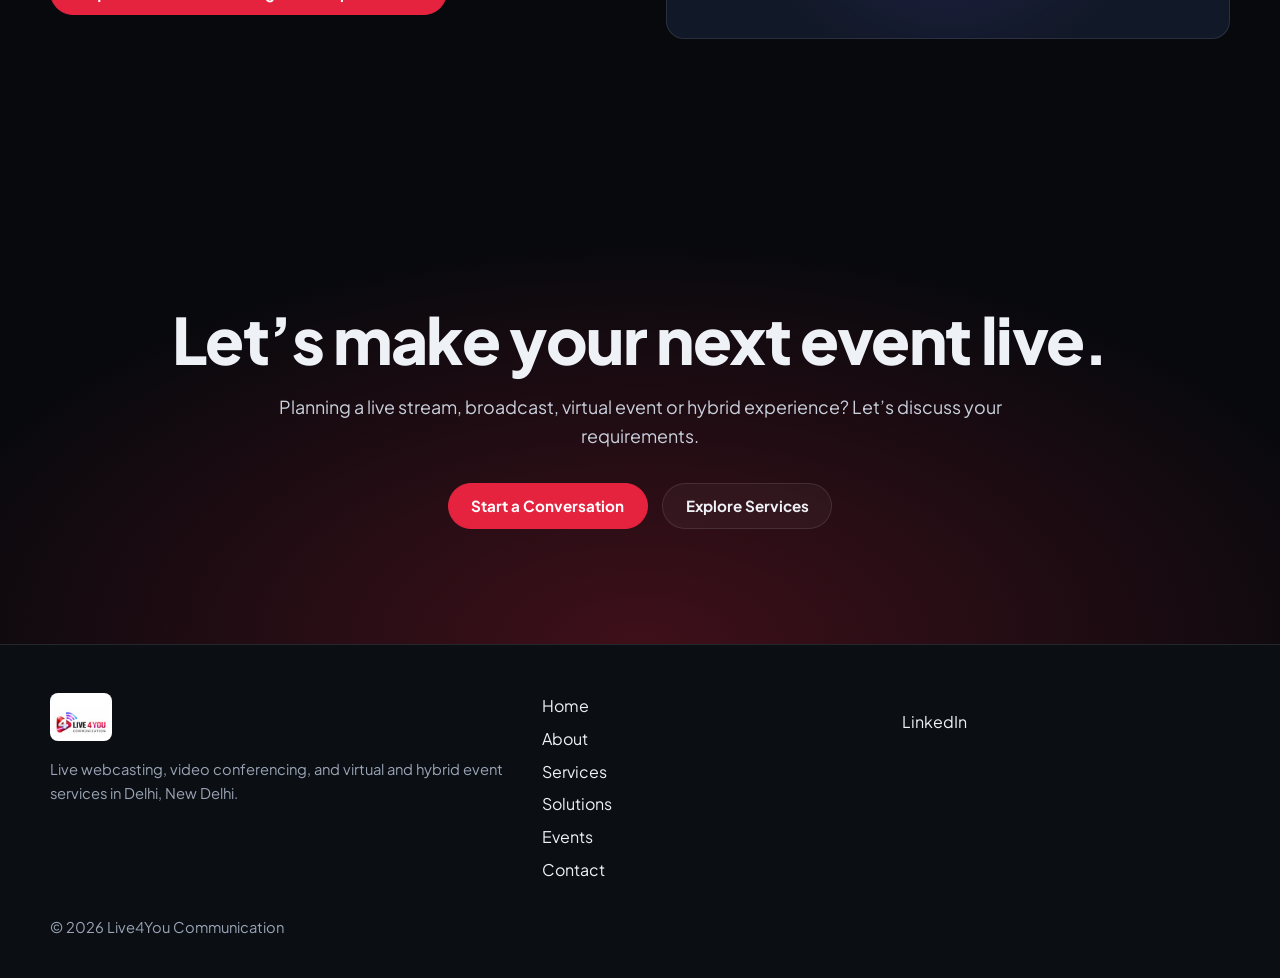
<file: services.html>
<!doctype html>
<html lang="en" class="nojs">
<head>
<meta charset="UTF-8">
<meta name="viewport" content="width=device-width, initial-scale=1">
<title>Live Streaming &amp; Broadcasting Services | Live4You</title>
<meta name="description" content="Live webcasting, live broadcasting, virtual and hybrid events, video conferencing and event production services from Live4You Communication in Delhi.">
<meta property="og:title" content="Live Streaming &amp; Broadcasting Services | Live4You">
<meta property="og:description" content="Live webcasting, live broadcasting, virtual and hybrid events, video conferencing and event production services from Live4You Communication in Delhi.">
<meta property="og:type" content="website">
<meta property="og:image" content="images/console.jpg">
<meta name="theme-color" content="#07090D">
<link rel="icon" href="images/logo.png">
<link rel="preconnect" href="https://fonts.googleapis.com">
<link rel="preconnect" href="https://fonts.gstatic.com" crossorigin>
<link href="https://fonts.googleapis.com/css2?family=Plus+Jakarta+Sans:wght@400;500;600;700;800&amp;display=swap" rel="stylesheet">
<link rel="stylesheet" href="css/style.css">
<script>document.documentElement.className='js'</script>
</head>
<body>
<a class="skip" href="#main">Skip to content</a>
<header class="hd"><nav class="wrap bar" aria-label="Main">
<a class="brand" href="index.html" aria-label="Live4You Communication home"><img src="images/logo.png" alt="Live4You Communication logo" width="64" height="48"></a>
<button class="burger" aria-expanded="false" aria-controls="menu"><span class="sr">Menu</span><b></b><b></b><b></b></button>
<ul id="menu">
<li><a href="index.html">Home</a></li>
<li><a href="about.html">About</a></li>
<li><a href="services.html" aria-current="page">Services</a></li>
<li><a href="solutions.html">Solutions</a></li>
<li><a href="events.html">Events</a></li>
<li><a href="contact.html">Contact</a></li>
<li class="mob"><a class="btn p" href="contact.html">Let’s Talk</a></li>
</ul>
<a class="btn p dsk" href="contact.html">Let’s Talk</a>
</nav></header>
<main id="main">
<section class="ph"><img class="bgimg" src="images/console.jpg" alt="" aria-hidden="true" width="917" height="412"><div class="grid" aria-hidden="true"></div>
<div class="wrap"><p class="lab">Services</p><h1>Live streaming and broadcasting services</h1><p class="lead">Everything we deliver, from live webcasts to event production, for physical, hybrid and virtual events.</p></div></section>
<section class="sec"><div class="wrap">
<article class="svc"><div class="rv"><svg class="ic" viewBox="0 0 24 24" width="28" height="28" fill="none" stroke="currentColor" stroke-width="1.6" stroke-linecap="round" stroke-linejoin="round" aria-hidden="true"><circle cx="12" cy="12" r="2.2"/><path d="M7.5 7.5a6.4 6.4 0 0 0 0 9M16.5 7.5a6.4 6.4 0 0 1 0 9M4.6 4.6a10.5 10.5 0 0 0 0 14.8M19.4 4.6a10.5 10.5 0 0 1 0 14.8"/></svg><h2 style="font-size:clamp(1.6rem,3.4vw,2.4rem)">Live Streaming</h2><p class="lead">Live webcasting of your event to remote audiences, run on Live4You’s webcast and video conferencing platforms.</p><a class="btn p" href="contact.html">Enquire about live streaming</a></div><div class="shot rv "><img src="images/console.jpg" alt="Audio mixing console with illuminated faders used for live production" width="917" height="412" loading="lazy"><div class="ov" aria-hidden="true"><span class="tag">Live webcasts</span></div></div></article>
<article class="svc"><div class="rv"><svg class="ic" viewBox="0 0 24 24" width="28" height="28" fill="none" stroke="currentColor" stroke-width="1.6" stroke-linecap="round" stroke-linejoin="round" aria-hidden="true"><rect x="3" y="6" width="13" height="12" rx="2"/><path d="m16 10 5-3v10l-5-3"/></svg><h2 style="font-size:clamp(1.6rem,3.4vw,2.4rem)">Live Broadcasting</h2><p class="lead">Live broadcasts, including live surgery broadcasts from the operation theatre, produced for professional audiences.</p><a class="btn p" href="contact.html">Enquire about live broadcasting</a></div><div class="shot rv "><img src="images/studio.jpg" alt="Presenter in a studio with softbox lighting, cameras and a green screen" width="917" height="688" loading="lazy"><div class="ov" aria-hidden="true"><span class="tag">Live surgery broadcasts</span></div></div></article>
<article class="svc"><div class="rv"><svg class="ic" viewBox="0 0 24 24" width="28" height="28" fill="none" stroke="currentColor" stroke-width="1.6" stroke-linecap="round" stroke-linejoin="round" aria-hidden="true"><rect x="3" y="4" width="18" height="12" rx="2"/><path d="M8 20h8M12 16v4"/></svg><h2 style="font-size:clamp(1.6rem,3.4vw,2.4rem)">Virtual Events</h2><p class="lead">Fully virtual events, from international speaker programs to live product launches, delivered to participants anywhere.</p><a class="btn p" href="contact.html">Enquire about virtual events</a></div><div class="vis rv" aria-hidden="true"><svg class="ic" viewBox="0 0 24 24" width="96" height="96" fill="none" stroke="currentColor" stroke-width="1.6" stroke-linecap="round" stroke-linejoin="round" aria-hidden="true"><rect x="3" y="4" width="18" height="12" rx="2"/><path d="M8 20h8M12 16v4"/></svg></div></article>
<article class="svc"><div class="rv"><svg class="ic" viewBox="0 0 24 24" width="28" height="28" fill="none" stroke="currentColor" stroke-width="1.6" stroke-linecap="round" stroke-linejoin="round" aria-hidden="true"><circle cx="8" cy="12" r="5"/><circle cx="16" cy="12" r="5"/></svg><h2 style="font-size:clamp(1.6rem,3.4vw,2.4rem)">Hybrid Events</h2><p class="lead">Physical and virtual audiences connected in one event, with live production linking the room and the online audience.</p><a class="btn p" href="contact.html">Enquire about hybrid events</a></div><div class="shot rv "><img src="images/console.jpg" alt="Audio mixing console with illuminated faders used for live production" width="917" height="412" loading="lazy"><div class="ov" aria-hidden="true"><span class="tag">Physical and online participants</span></div></div></article>
<article class="svc"><div class="rv"><svg class="ic" viewBox="0 0 24 24" width="28" height="28" fill="none" stroke="currentColor" stroke-width="1.6" stroke-linecap="round" stroke-linejoin="round" aria-hidden="true"><rect x="3" y="4" width="8" height="7" rx="1.5"/><rect x="13" y="4" width="8" height="7" rx="1.5"/><rect x="3" y="13" width="8" height="7" rx="1.5"/><rect x="13" y="13" width="8" height="7" rx="1.5"/></svg><h2 style="font-size:clamp(1.6rem,3.4vw,2.4rem)">Video Conferencing</h2><p class="lead">Videoconferencing events run on Zoom, Webex and Microsoft Teams.</p><a class="btn p" href="contact.html">Enquire about video conferencing</a></div><div class="shot rv "><img src="images/studio.jpg" alt="Presenter in a studio with softbox lighting, cameras and a green screen" width="917" height="688" loading="lazy"><div class="ov" aria-hidden="true"><span class="tag">Zoom, Webex and Microsoft Teams</span></div></div></article>
<article class="svc"><div class="rv"><svg class="ic" viewBox="0 0 24 24" width="28" height="28" fill="none" stroke="currentColor" stroke-width="1.6" stroke-linecap="round" stroke-linejoin="round" aria-hidden="true"><rect x="3" y="5" width="18" height="16" rx="2"/><path d="M3 10h18M8 3v4M16 3v4"/></svg><h2 style="font-size:clamp(1.6rem,3.4vw,2.4rem)">Event Management & Production</h2><p class="lead">Management and production of physical, hybrid and virtual events, including doctor symposiums, townhall webcasts, live AGM meetings and IR webcasts.</p><a class="btn p" href="contact.html">Enquire about event management & production</a></div><div class="vis rv" aria-hidden="true"><svg class="ic" viewBox="0 0 24 24" width="96" height="96" fill="none" stroke="currentColor" stroke-width="1.6" stroke-linecap="round" stroke-linejoin="round" aria-hidden="true"><rect x="3" y="5" width="18" height="16" rx="2"/><path d="M3 10h18M8 3v4M16 3v4"/></svg></div></article>
</div></section>
<section class="cta-s"><div class="wrap rv"><h2>Let’s make your next event live.</h2><p class="lead">Planning a live stream, broadcast, virtual event or hybrid experience? Let’s discuss your requirements.</p>
<div class="cta c"><a class="btn p" href="contact.html">Start a Conversation</a><a class="btn" href="services.html">Explore Services</a></div></div></section>
</main>
<footer class="ft"><div class="wrap fg">
<div><img src="images/logo.png" alt="Live4You Communication logo" width="64" height="48" loading="lazy"><p class="muted">Live webcasting, video conferencing, and virtual and hybrid event services in Delhi, New Delhi.</p></div>
<nav aria-label="Footer"><ul>
<li><a href="index.html">Home</a></li>
<li><a href="about.html">About</a></li>
<li><a href="services.html">Services</a></li>
<li><a href="solutions.html">Solutions</a></li>
<li><a href="events.html">Events</a></li>
<li><a href="contact.html">Contact</a></li>
</ul></nav>
<div><p><a href="https://www.linkedin.com/company/live4you-communication/" target="_blank" rel="noopener noreferrer">LinkedIn<span class="sr"> (opens in a new tab)</span></a></p></div>
</div><p class="wrap muted cp">© <span id="yr">2026</span> Live4You Communication</p></footer>
<script src="js/script.js"></script>
</body>
</html>
</file>
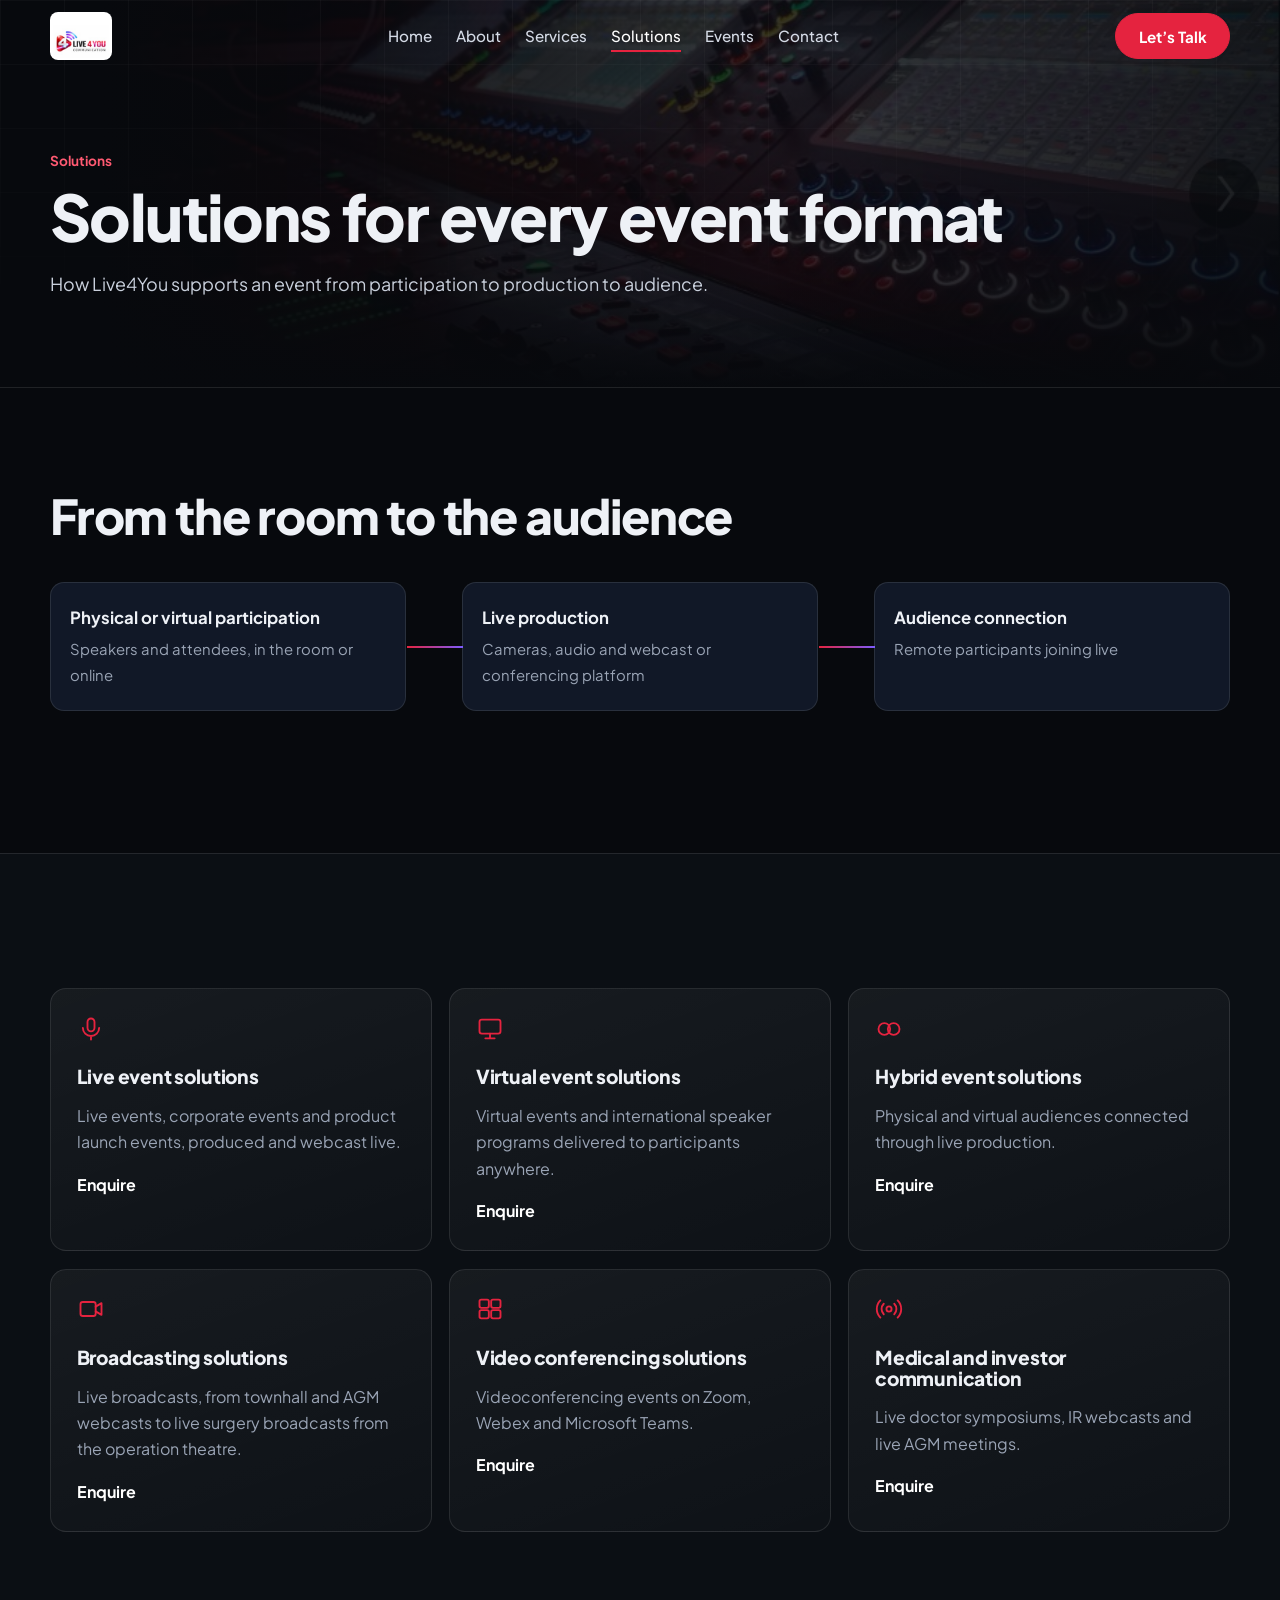
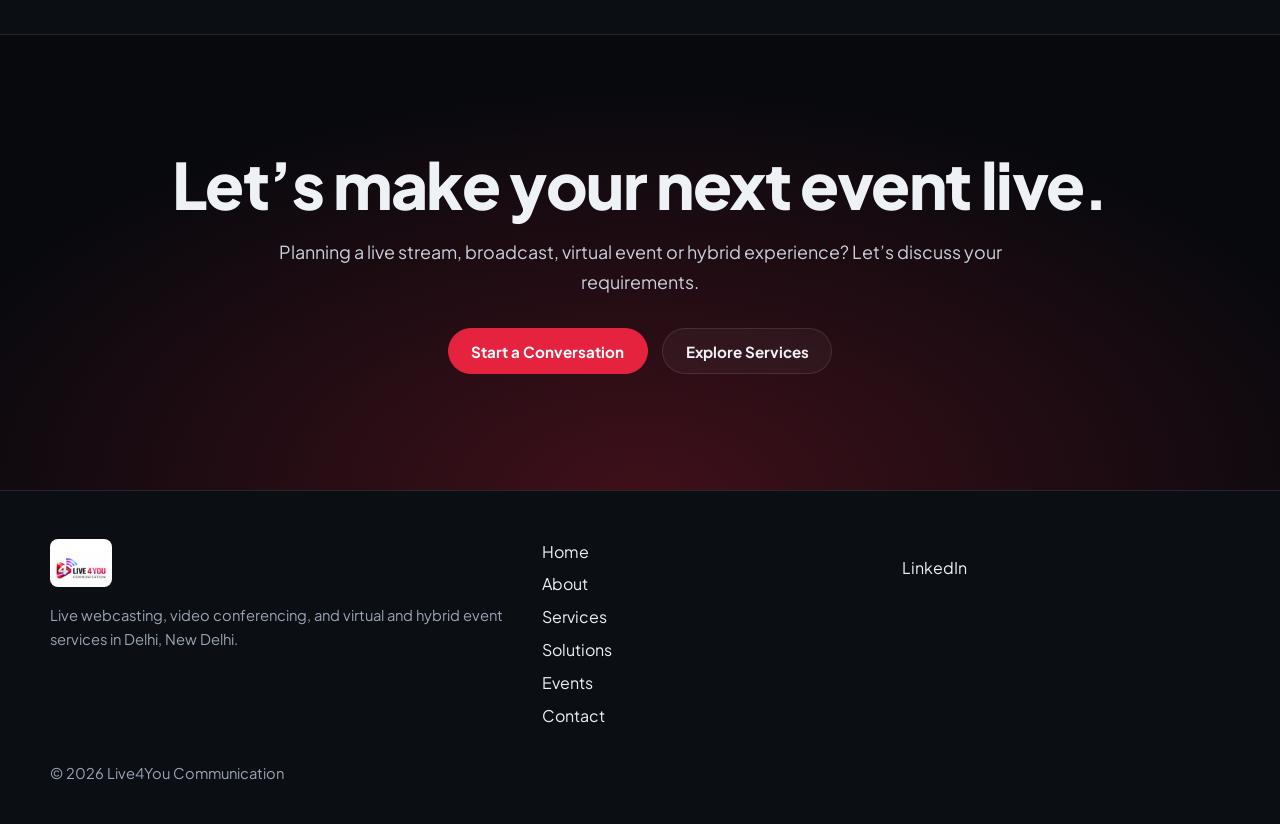
<file: solutions.html>
<!doctype html>
<html lang="en" class="nojs">
<head>
<meta charset="UTF-8">
<meta name="viewport" content="width=device-width, initial-scale=1">
<title>Solutions | Live4You Communication</title>
<meta name="description" content="Live event, virtual event, hybrid event, broadcasting and video conferencing solutions from Live4You Communication.">
<meta property="og:title" content="Solutions | Live4You Communication">
<meta property="og:description" content="Live event, virtual event, hybrid event, broadcasting and video conferencing solutions from Live4You Communication.">
<meta property="og:type" content="website">
<meta property="og:image" content="images/console.jpg">
<meta name="theme-color" content="#07090D">
<link rel="icon" href="images/logo.png">
<link rel="preconnect" href="https://fonts.googleapis.com">
<link rel="preconnect" href="https://fonts.gstatic.com" crossorigin>
<link href="https://fonts.googleapis.com/css2?family=Plus+Jakarta+Sans:wght@400;500;600;700;800&amp;display=swap" rel="stylesheet">
<link rel="stylesheet" href="css/style.css">
<script>document.documentElement.className='js'</script>
</head>
<body>
<a class="skip" href="#main">Skip to content</a>
<header class="hd"><nav class="wrap bar" aria-label="Main">
<a class="brand" href="index.html" aria-label="Live4You Communication home"><img src="images/logo.png" alt="Live4You Communication logo" width="64" height="48"></a>
<button class="burger" aria-expanded="false" aria-controls="menu"><span class="sr">Menu</span><b></b><b></b><b></b></button>
<ul id="menu">
<li><a href="index.html">Home</a></li>
<li><a href="about.html">About</a></li>
<li><a href="services.html">Services</a></li>
<li><a href="solutions.html" aria-current="page">Solutions</a></li>
<li><a href="events.html">Events</a></li>
<li><a href="contact.html">Contact</a></li>
<li class="mob"><a class="btn p" href="contact.html">Let’s Talk</a></li>
</ul>
<a class="btn p dsk" href="contact.html">Let’s Talk</a>
</nav></header>
<main id="main">
<section class="ph"><img class="bgimg" src="images/console.jpg" alt="" aria-hidden="true" width="917" height="412"><div class="grid" aria-hidden="true"></div>
<div class="wrap"><p class="lab">Solutions</p><h1>Solutions for every event format</h1><p class="lead">How Live4You supports an event from participation to production to audience.</p></div></section>
<section class="sec"><div class="wrap"><h2 class="rv">From the room to the audience</h2>
<ol class="flow rv" aria-label="Event support flow"><li><b>Physical or virtual participation</b><span>Speakers and attendees, in the room or online</span></li><li><b>Live production</b><span>Cameras, audio and webcast or conferencing platform</span></li><li><b>Audience connection</b><span>Remote participants joining live</span></li></ol></div></section>
<section class="sec alt"><div class="wrap"><div class="cards">
<article class="card rv"><svg class="ic" viewBox="0 0 24 24" width="28" height="28" fill="none" stroke="currentColor" stroke-width="1.6" stroke-linecap="round" stroke-linejoin="round" aria-hidden="true"><rect x="9" y="3" width="6" height="11" rx="3"/><path d="M5 11a7 7 0 0 0 14 0M12 18v3"/></svg><h3>Live event solutions</h3><p>Live events, corporate events and product launch events, produced and webcast live.</p><a class="more" href="contact.html">Enquire</a></article>
<article class="card rv"><svg class="ic" viewBox="0 0 24 24" width="28" height="28" fill="none" stroke="currentColor" stroke-width="1.6" stroke-linecap="round" stroke-linejoin="round" aria-hidden="true"><rect x="3" y="4" width="18" height="12" rx="2"/><path d="M8 20h8M12 16v4"/></svg><h3>Virtual event solutions</h3><p>Virtual events and international speaker programs delivered to participants anywhere.</p><a class="more" href="contact.html">Enquire</a></article>
<article class="card rv"><svg class="ic" viewBox="0 0 24 24" width="28" height="28" fill="none" stroke="currentColor" stroke-width="1.6" stroke-linecap="round" stroke-linejoin="round" aria-hidden="true"><circle cx="8" cy="12" r="5"/><circle cx="16" cy="12" r="5"/></svg><h3>Hybrid event solutions</h3><p>Physical and virtual audiences connected through live production.</p><a class="more" href="contact.html">Enquire</a></article>
<article class="card rv"><svg class="ic" viewBox="0 0 24 24" width="28" height="28" fill="none" stroke="currentColor" stroke-width="1.6" stroke-linecap="round" stroke-linejoin="round" aria-hidden="true"><rect x="3" y="6" width="13" height="12" rx="2"/><path d="m16 10 5-3v10l-5-3"/></svg><h3>Broadcasting solutions</h3><p>Live broadcasts, from townhall and AGM webcasts to live surgery broadcasts from the operation theatre.</p><a class="more" href="contact.html">Enquire</a></article>
<article class="card rv"><svg class="ic" viewBox="0 0 24 24" width="28" height="28" fill="none" stroke="currentColor" stroke-width="1.6" stroke-linecap="round" stroke-linejoin="round" aria-hidden="true"><rect x="3" y="4" width="8" height="7" rx="1.5"/><rect x="13" y="4" width="8" height="7" rx="1.5"/><rect x="3" y="13" width="8" height="7" rx="1.5"/><rect x="13" y="13" width="8" height="7" rx="1.5"/></svg><h3>Video conferencing solutions</h3><p>Videoconferencing events on Zoom, Webex and Microsoft Teams.</p><a class="more" href="contact.html">Enquire</a></article>
<article class="card rv"><svg class="ic" viewBox="0 0 24 24" width="28" height="28" fill="none" stroke="currentColor" stroke-width="1.6" stroke-linecap="round" stroke-linejoin="round" aria-hidden="true"><circle cx="12" cy="12" r="2.2"/><path d="M7.5 7.5a6.4 6.4 0 0 0 0 9M16.5 7.5a6.4 6.4 0 0 1 0 9M4.6 4.6a10.5 10.5 0 0 0 0 14.8M19.4 4.6a10.5 10.5 0 0 1 0 14.8"/></svg><h3>Medical and investor communication</h3><p>Live doctor symposiums, IR webcasts and live AGM meetings.</p><a class="more" href="contact.html">Enquire</a></article>
</div></div></section>
<section class="cta-s"><div class="wrap rv"><h2>Let’s make your next event live.</h2><p class="lead">Planning a live stream, broadcast, virtual event or hybrid experience? Let’s discuss your requirements.</p>
<div class="cta c"><a class="btn p" href="contact.html">Start a Conversation</a><a class="btn" href="services.html">Explore Services</a></div></div></section>
</main>
<footer class="ft"><div class="wrap fg">
<div><img src="images/logo.png" alt="Live4You Communication logo" width="64" height="48" loading="lazy"><p class="muted">Live webcasting, video conferencing, and virtual and hybrid event services in Delhi, New Delhi.</p></div>
<nav aria-label="Footer"><ul>
<li><a href="index.html">Home</a></li>
<li><a href="about.html">About</a></li>
<li><a href="services.html">Services</a></li>
<li><a href="solutions.html">Solutions</a></li>
<li><a href="events.html">Events</a></li>
<li><a href="contact.html">Contact</a></li>
</ul></nav>
<div><p><a href="https://www.linkedin.com/company/live4you-communication/" target="_blank" rel="noopener noreferrer">LinkedIn<span class="sr"> (opens in a new tab)</span></a></p></div>
</div><p class="wrap muted cp">© <span id="yr">2026</span> Live4You Communication</p></footer>
<script src="js/script.js"></script>
</body>
</html>
</file>
<file: css/style.css>
:root{--bg:#07090D;--bg2:#0B0F14;--bg3:#111827;--tx:#EEF1F6;--mu:#9AA4B5;--red:#E5233F;--vio:#7C5CFF;--bd:rgba(255,255,255,.1);--ff:'Plus Jakarta Sans',Inter,system-ui,-apple-system,'Segoe UI',sans-serif}
*{box-sizing:border-box}html{scroll-behavior:smooth;scroll-padding-top:84px}
body{margin:0;background:var(--bg);color:var(--tx);font:400 1rem/1.65 var(--ff);overflow-x:hidden;opacity:0;animation:pg .5s .05s forwards}
@keyframes pg{to{opacity:1}}body.out{animation:none;opacity:0;transition:opacity .25s}
img{max-width:100%;height:auto;display:block}a{color:inherit}
.wrap{width:min(1180px,100% - 2.5rem);margin-inline:auto}
.sr{position:absolute;width:1px;height:1px;overflow:hidden;clip:rect(0 0 0 0)}
.skip{position:absolute;left:-999px;top:8px;background:#fff;color:#000;padding:.6rem 1rem;z-index:99;border-radius:6px}.skip:focus{left:8px}
:focus-visible{outline:2px solid #fff;outline-offset:3px;border-radius:4px}
h1,h2,h3{font-weight:800;line-height:1.08;letter-spacing:-.025em;margin:0 0 1rem}
h1{font-size:clamp(2.5rem,7.5vw,5.8rem);margin:1.2rem 0}.ph h1{font-size:clamp(2.2rem,5.5vw,4rem);margin:.6rem 0 1rem}
h2{font-size:clamp(1.8rem,4.2vw,3rem)}h3{font-size:1.2rem;letter-spacing:-.01em}
.lead{font-size:1.12rem;color:#C9D0DC;max-width:62ch}.muted{color:var(--mu);font-size:.92rem}
.lab{color:#FF5A72;font-weight:700;font-size:.85rem;margin:0 0 .6rem}
.btn{display:inline-flex;align-items:center;justify-content:center;min-height:46px;padding:.7rem 1.4rem;border-radius:999px;font:700 .95rem var(--ff);text-decoration:none;border:1px solid var(--bd);cursor:pointer;transition:transform .2s,box-shadow .2s,background .2s;color:var(--tx);background:rgba(255,255,255,.04)}
.btn:hover{background:rgba(255,255,255,.1)}.btn.p{background:var(--red);border-color:var(--red);color:#fff}.btn.p:hover{transform:translateY(-2px);box-shadow:0 8px 28px rgba(229,35,63,.4)}
.hd{position:fixed;inset:0 0 auto;z-index:50;border-bottom:1px solid transparent;transition:background .3s,border-color .3s,backdrop-filter .3s}
.hd.sc,.hd.solid{background:rgba(7,9,13,.8);backdrop-filter:blur(14px);-webkit-backdrop-filter:blur(14px);border-color:var(--bd)}
.bar{display:flex;align-items:center;justify-content:space-between;gap:1rem;height:72px}
.brand img{height:48px;width:auto;background:#fff;border-radius:8px;padding:2px}
.bar ul{display:flex;gap:1.5rem;list-style:none;margin:0;padding:0}.bar ul a{text-decoration:none;color:#D5DBE6;font-weight:500;font-size:.95rem;padding:.3rem 0;border-bottom:2px solid transparent}
.bar ul a:hover{color:#fff}.bar ul a[aria-current=page]{color:#fff;border-color:var(--red)}
.mob,.burger{display:none}
.burger{background:none;border:1px solid var(--bd);border-radius:10px;width:46px;height:46px;flex-direction:column;justify-content:center;align-items:center;gap:5px;cursor:pointer}.burger b{width:20px;height:2px;background:#fff;display:block}
.hero{position:relative;min-height:100svh;display:flex;align-items:center;overflow:hidden}
.bgimg{position:absolute;inset:0;width:100%;height:100%;object-fit:cover;opacity:.42}
.hero::after,.ph::after{content:'';position:absolute;inset:0;background:linear-gradient(90deg,var(--bg) 8%,rgba(7,9,13,.55) 60%,rgba(7,9,13,.8)),linear-gradient(0deg,var(--bg),transparent 30%)}
.grid{position:absolute;inset:0;z-index:1;background:linear-gradient(var(--bd) 1px,transparent 1px) 0 0/64px 64px,linear-gradient(90deg,var(--bd) 1px,transparent 1px) 0 0/64px 64px;opacity:.3;-webkit-mask:linear-gradient(#000,transparent 85%);mask:linear-gradient(#000,transparent 85%)}
.sweep{position:absolute;z-index:1;top:0;bottom:0;width:30%;background:linear-gradient(90deg,transparent,rgba(124,92,255,.1),transparent);animation:sw 9s linear infinite}@keyframes sw{from{left:-30%}to{left:100%}}
.hc{position:relative;z-index:2;padding:110px 0 70px}.hc p.lead{font-size:1.2rem}
.ph{position:relative;overflow:hidden;padding:150px 0 70px;border-bottom:1px solid var(--bd)}.ph .wrap{position:relative;z-index:2}
.cta{display:flex;flex-wrap:wrap;gap:.9rem;margin-top:2rem}.cta.c{justify-content:center}
.live{display:inline-flex;align-items:center;gap:.5rem;padding:.35rem .85rem;border:1px solid rgba(229,35,63,.5);border-radius:999px;background:rgba(229,35,63,.12);font-weight:700;font-size:.8rem;letter-spacing:.06em}
.live i{width:8px;height:8px;border-radius:50%;background:var(--red);animation:pl 1.6s infinite}@keyframes pl{50%{opacity:.25;box-shadow:0 0 0 6px rgba(229,35,63,0)}}
.waves{position:absolute;z-index:1;right:0;bottom:0;width:min(46vw,520px)}
.waves circle{fill:none;stroke:var(--vio);stroke-width:1;opacity:0;transform-origin:400px 400px;animation:rg 3.2s ease-out infinite}@keyframes rg{0%{opacity:.7;transform:scale(.7)}100%{opacity:0;transform:scale(1.15)}}
.sec{padding:clamp(3.5rem,8vw,7rem) 0}.alt{background:var(--bg2);border-block:1px solid var(--bd)}
.two{display:grid;grid-template-columns:1fr 1.1fr;gap:clamp(1.5rem,5vw,4.5rem);align-items:start}.two.mid{align-items:center}
.cards{display:grid;grid-template-columns:repeat(3,1fr);gap:1.1rem;margin-top:2rem}
.card{position:relative;display:block;text-decoration:none;background:linear-gradient(160deg,rgba(255,255,255,.05),rgba(255,255,255,.015));border:1px solid var(--bd);border-radius:16px;padding:1.6rem;transition:border-color .25s,transform .25s;overflow:hidden}
a.card:hover,a.card:focus-visible,.card:hover{border-color:rgba(229,35,63,.6);transform:translateY(-4px)}
.card::before{content:'';position:absolute;left:0;top:0;height:2px;width:0;background:linear-gradient(90deg,var(--red),var(--vio));transition:width .4s}.card:hover::before{width:100%}
.ic{color:var(--red);margin-bottom:1rem}.card p{color:var(--mu);margin:0 0 .4rem}
.arr{position:absolute;right:1.3rem;top:1.3rem;color:var(--mu);transition:transform .25s,color .25s}.card:hover .arr{transform:translateX(4px);color:#fff}
.more{font-weight:700;color:#fff;text-decoration:none;display:inline-block;margin-top:.6rem}.more:hover{text-decoration:underline}
.shot{position:relative;border-radius:18px;overflow:hidden;border:1px solid var(--bd)}.shot img{width:100%;height:100%;object-fit:cover}
.shot.rv{clip-path:inset(0 100% 0 0);opacity:1;transition:clip-path 1s cubic-bezier(.7,0,.2,1)}.shot.rv.in{clip-path:inset(0 0 0 0)}
.shot .ov{position:absolute;z-index:2;left:1rem;bottom:1rem;display:flex;gap:.5rem;flex-wrap:wrap}
.shot::after{content:'';position:absolute;inset:0;background:linear-gradient(0deg,rgba(7,9,13,.7),transparent 55%)}
.tag{padding:.3rem .75rem;border-radius:999px;background:rgba(7,9,13,.65);backdrop-filter:blur(8px);border:1px solid var(--bd);font-size:.75rem;font-weight:700;letter-spacing:.05em;text-transform:uppercase}
.svc{display:grid;grid-template-columns:1fr 1fr;gap:clamp(1.5rem,4vw,3.5rem);align-items:center;padding:clamp(2rem,4vw,3rem) 0;border-top:1px solid var(--bd)}
.svc:nth-of-type(even) .shot{order:2}.svc .shot{aspect-ratio:16/10}.svc .vis{aspect-ratio:16/10;display:grid;place-items:center;border-radius:18px;border:1px solid var(--bd);background:radial-gradient(circle at 50% 50%,rgba(124,92,255,.18),transparent 65%),var(--bg3);color:var(--red)}
.svc:nth-of-type(even) .vis{order:2}
.chips{display:flex;flex-wrap:wrap;gap:.6rem;list-style:none;padding:0;margin:1.2rem 0}.chips li{padding:.5rem 1rem;border:1px solid var(--bd);border-radius:10px;font-weight:700;background:var(--bg)}
.flow{list-style:none;margin:2.5rem 0;padding:0;display:flex;align-items:stretch}
.flow li{flex:1;padding:1.3rem 1.2rem;border:1px solid var(--bd);border-radius:14px;background:var(--bg3);position:relative}.flow li b{display:block;font-size:1.05rem;margin-bottom:.3rem}.flow li span{color:var(--mu);font-size:.93rem}
.flow li+li{margin-left:56px}.flow li+li::before{content:'';position:absolute;right:100%;top:50%;width:56px;height:2px;background:linear-gradient(90deg,var(--red),var(--vio),var(--red));background-size:200% 100%;animation:ln 2.4s linear infinite}@keyframes ln{to{background-position:-200% 0}}
.vals{list-style:none;padding:0;margin:1.4rem 0 0;display:grid;gap:.7rem}.vals li{padding:.9rem 1.1rem;border-left:2px solid var(--red);background:rgba(255,255,255,.03);color:#C9D0DC}.vals b{color:#fff}
.cta-s{padding:clamp(4rem,9vw,7.5rem) 0;text-align:center;background:radial-gradient(60% 90% at 50% 100%,rgba(229,35,63,.25),transparent),var(--bg)}.cta-s h2{font-size:clamp(2rem,5.5vw,4rem)}.cta-s .lead{margin-inline:auto}
.ev .card{padding:0}.ev .body{padding:1.3rem 1.5rem 1.5rem}.ev .shot{border:0;border-radius:0;aspect-ratio:16/10}.ev .shot::after{display:none}
.slot{display:grid;place-items:center;text-align:center;min-height:320px;border:1px dashed rgba(255,255,255,.25);border-radius:16px;padding:1.5rem;color:var(--mu)}
.imgph{aspect-ratio:16/10;display:grid;place-items:center;background:var(--bg3);color:var(--mu);font-size:.9rem}
.form{display:grid;grid-template-columns:1fr 1fr;gap:1rem;padding:clamp(1.3rem,3vw,2rem);border:1px solid var(--bd);border-radius:18px;background:rgba(255,255,255,.03)}
.form label{display:grid;gap:.4rem;font-weight:600;font-size:.9rem}.full{grid-column:1/-1}
input,select,textarea{background:var(--bg);color:var(--tx);border:1px solid var(--bd);border-radius:10px;padding:.8rem .9rem;font:inherit;min-height:46px;width:100%}
input:focus,select:focus,textarea:focus{border-color:var(--vio);outline:2px solid var(--vio);outline-offset:1px}
.st{grid-column:1/-1;margin:0;min-height:1.4em;font-size:.92rem}.st.warn{color:#FFB4A8}.st.ok{color:#7FE3A5}
.ft{border-top:1px solid var(--bd);padding:3rem 0 1.5rem;background:var(--bg2)}.fg{display:grid;grid-template-columns:1.4fr 1fr 1fr;gap:2rem}.fg img{height:48px;width:auto;background:#fff;border-radius:8px;padding:2px;margin-bottom:1rem}
.ft ul{list-style:none;padding:0;margin:0;display:grid;gap:.4rem}.ft a{text-decoration:none}.ft a:hover{text-decoration:underline}.cp{margin-top:2rem}
.rv{opacity:0;transform:translateY(18px);transition:opacity .7s,transform .7s}.rv.in{opacity:1;transform:none}
.nojs .rv{opacity:1;transform:none}.nojs .shot.rv{clip-path:none}
@media(max-width:1024px){.cards{grid-template-columns:repeat(2,1fr)}}
@media(max-width:860px){
.burger{display:flex}.dsk{display:none}.mob{display:block}
.bar ul{position:absolute;top:72px;left:0;right:0;flex-direction:column;gap:0;background:rgba(7,9,13,.97);border-bottom:1px solid var(--bd);padding:.5rem 1.25rem 1.2rem;display:none}.bar ul.open{display:flex}
.bar ul a{display:block;padding:.85rem 0;font-size:1.05rem;border:0}.bar ul .btn{margin-top:.6rem;width:100%}
.two,.fg,.svc{grid-template-columns:1fr}.svc:nth-of-type(even) .shot,.svc:nth-of-type(even) .vis{order:0}
.flow{flex-direction:column}.flow li+li{margin:56px 0 0}.flow li+li::before{right:auto;left:50%;top:auto;bottom:100%;width:2px;height:56px}.waves{opacity:.5}}
@media(max-width:640px){.cards,.form{grid-template-columns:1fr}.cta .btn{width:100%}.hc p.lead{font-size:1.05rem}}
@media(prefers-reduced-motion:reduce){*,*::before,*::after{animation:none!important;transition:none!important;scroll-behavior:auto!important}body{opacity:1}.rv,.shot.rv{opacity:1;transform:none;clip-path:none}}
</file>
